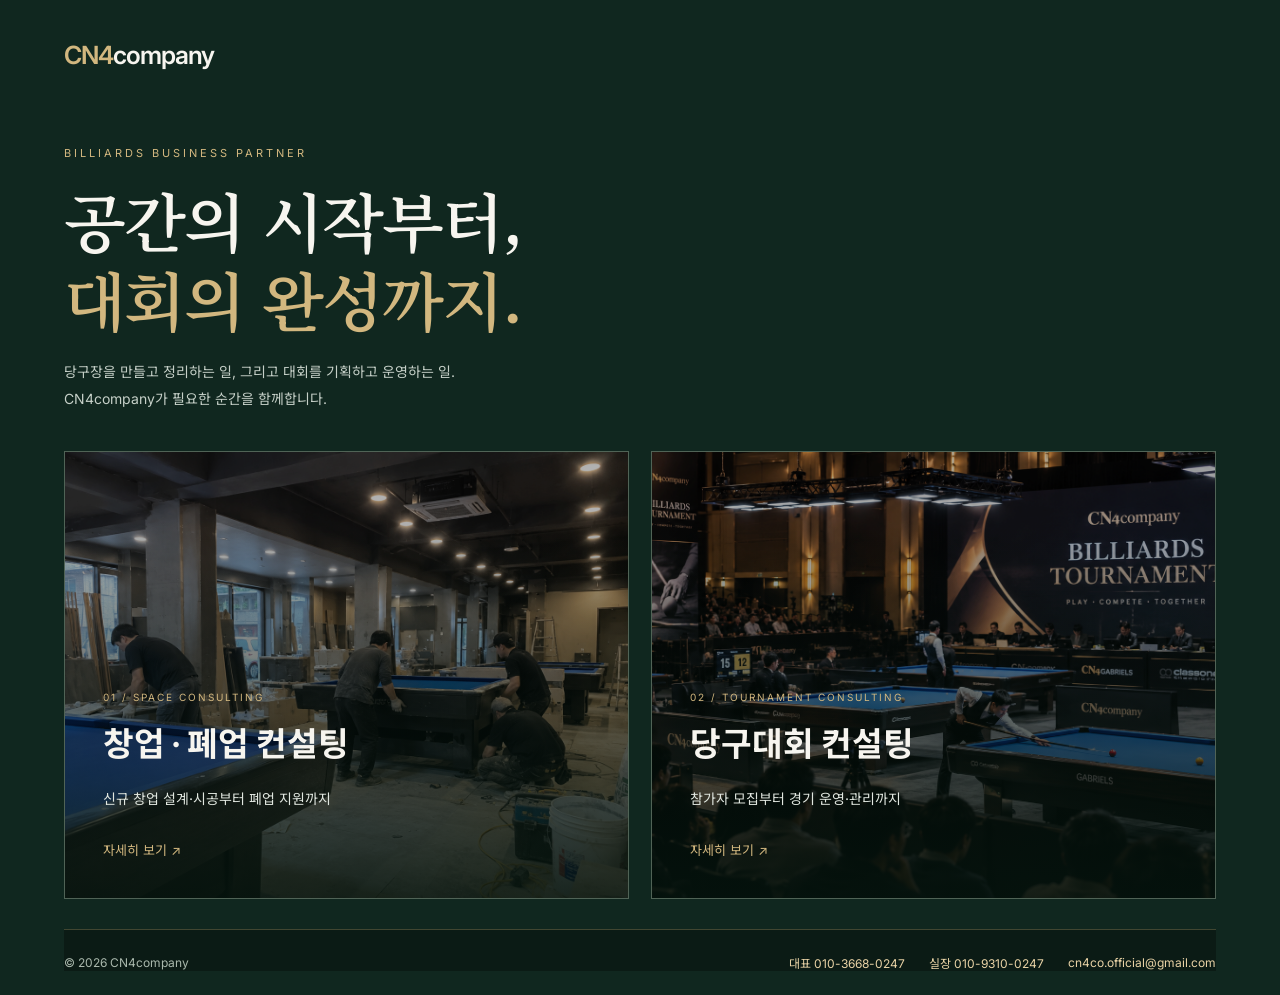
<file: index.html>
<!DOCTYPE html>
<html lang="ko">

<head>
    <!-- 기본 설정 -->
    <meta charset="utf-8" />
    <meta name="viewport" content="width=device-width, initial-scale=1" />
    <meta name="theme-color" content="#10271f" />

    <!-- 검색엔진 정보 -->
    <title>CN4company | 당구 공간과 대회 운영의 새로운 기준</title>
    <meta
        name="description"
        content="CN4company: 신규 창업 설계·시공부터 폐업 정리, 당구대회 참가자 모집·기획·운영까지. CN4company가 함께합니다."
    />

    <!-- 네이버 사이트 인증 -->
    <meta
        name="naver-site-verification"
        content="79d1dc871df807eaf9da4f68a3aed880442866fa"
    />

    <!-- SNS 공유 정보 -->
    <meta property="og:type" content="website" />
    <meta
        property="og:title"
        content="CN4company | 당구장 창업·폐업 및 대회 컨설팅"
    />
    <meta property="og:url" content="https://cn4company.com/" />

    <!-- 디자인 파일 연결 -->
    <link rel="stylesheet" href="style.css" />
    <link rel="stylesheet" href="expansion.css" />
</head>

<body class="intro-body">

    <main class="intro-shell">

        <!-- ======================================
             1. 회사 로고
        ======================================= -->
        <div class="intro-brand">
            <span>CN4</span>company
        </div>


        <!-- ======================================
             2. 메인 소개 영역
        ======================================= -->

        <!-- 영문 소제목 -->
        <p class="intro-kicker">
            BILLIARDS BUSINESS PARTNER
        </p>

        <!-- 메인 큰 제목 -->
        <h1>
            공간의 시작부터,<br />
            <em>대회의 완성까지.</em>
        </h1>

        <!-- 메인 설명 -->
        <p class="intro-desc">
            당구장을 만들고 정리하는 일,
            그리고 대회를 기획하고 운영하는 일.<br />
            CN4company가 필요한 순간을 함께합니다.
        </p>


        <!-- ======================================
             3. 서비스 선택 영역
        ======================================= -->
        <div class="choice-grid">

            <!-- 3-1. 당구장 창업·폐업 컨설팅 -->
            <a class="choice-card" href="startup.html">

                <!-- 카드 배경 이미지 -->
                <img
                    src="images/startup_construction.png"
                    alt="당구장 창업 및 시공 사례"
                />

                <div class="choice-overlay">

                    <!-- 영문 카테고리 -->
                    <small>
                        01 / SPACE CONSULTING
                    </small>

                    <!-- 서비스 큰 제목 -->
                    <h2>
                        창업 · 폐업 컨설팅
                    </h2>

                    <!-- 서비스 설명 -->
                    <p>
                        신규 창업 설계·시공부터 폐업 지원까지
                    </p>

                    <!-- 이동 안내 -->
                    <span>
                        자세히 보기 ↗
                    </span>

                </div>
            </a>


            <!-- 3-2. 당구대회 컨설팅 -->
            <a class="choice-card" href="tournament.html">

                <!-- 카드 배경 이미지 -->
                <img
                    src="images/tournament_arena_ai.png"
                    alt="당구대회 운영 공간"
                />

                <div class="choice-overlay">

                    <!-- 영문 카테고리 -->
                    <small>
                        02 / TOURNAMENT CONSULTING
                    </small>

                    <!-- 서비스 큰 제목 -->
                    <h2>
                        당구대회 컨설팅
                    </h2>

                    <!-- 서비스 설명 -->
                    <p>
                        참가자 모집부터 경기 운영·관리까지
                    </p>

                    <!-- 이동 안내 -->
                    <span>
                        자세히 보기 ↗
                    </span>

                </div>
            </a>

        </div>


        <!-- ======================================
             4. 하단 연락처 영역
        ======================================= -->
        <footer class="intro-footer">

            <!-- 저작권 -->
            <div class="intro-footer-brand">
                © 2026 CN4company
            </div>

            <!-- 연락처 -->
            <div class="intro-contact-details">

                <!-- 대표 전화 -->
                <a href="tel:01036680247">
                    대표 010-3668-0247
                </a>

                <!-- 실장 전화 -->
                <a href="tel:01093100247">
                    실장 010-9310-0247
                </a>

                <!-- 이메일 -->
                <a href="mailto:cn4co.official@gmail.com">
                    cn4co.official@gmail.com
                </a>

            </div>
        </footer>

    </main>

</body>
</html>
</file>
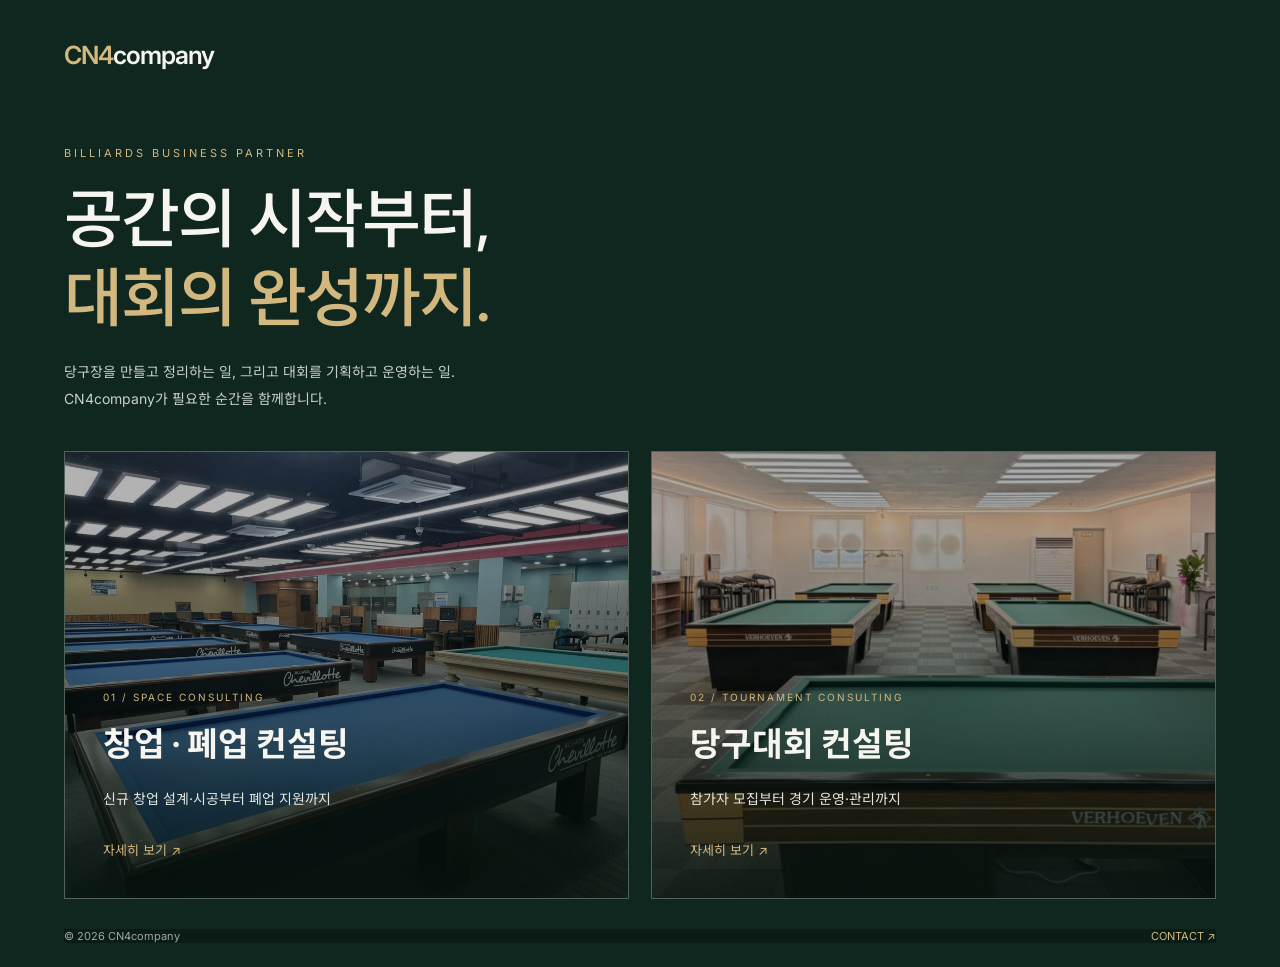
<file: CN4company_renewal_intro_startup_tournament/index.html>
<!doctype html><html lang="ko"><head><meta charset="utf-8"><meta name="viewport" content="width=device-width,initial-scale=1"><meta name="theme-color" content="#10271f"><title>CN4company | 당구 공간과 대회의 새로운 기준</title><meta name="description" content="CN4company: 당구장 창업·폐업 컨설팅과 당구대회 기획·모집·운영 지원."><meta name="naver-site-verification" content="79d1dc871df807eaf9da4f68a3aed880442866fa"><meta property="og:type" content="website"><meta property="og:title" content="CN4company | 당구장 창업·폐업 및 대회 컨설팅"><meta property="og:url" content="https://cn4company.com/"><link rel="stylesheet" href="style.css"><link rel="stylesheet" href="expansion.css"></head><body class="intro-body"><main class="intro-shell"><div class="intro-brand"><span>CN4</span>company</div><p class="intro-kicker">BILLIARDS BUSINESS PARTNER</p><h1>공간의 시작부터,<br><em>대회의 완성까지.</em></h1><p class="intro-desc">당구장을 만들고 정리하는 일, 그리고 대회를 기획하고 운영하는 일.<br>CN4company가 필요한 순간을 함께합니다.</p><div class="choice-grid"><a class="choice-card" href="startup.html"><img src="images/nobel2.jpg" alt="당구장 창업 및 시공 사례"><div class="choice-overlay"><small>01 / SPACE CONSULTING</small><h2>창업 · 폐업 컨설팅</h2><p>신규 창업 설계·시공부터 폐업 지원까지</p><span>자세히 보기 ↗</span></div></a><a class="choice-card" href="tournament.html"><img src="images/apple2.jpg" alt="당구대회 운영 공간"><div class="choice-overlay"><small>02 / TOURNAMENT CONSULTING</small><h2>당구대회 컨설팅</h2><p>참가자 모집부터 경기 운영·관리까지</p><span>자세히 보기 ↗</span></div></a></div><footer class="intro-footer">© 2026 CN4company <a href="mailto:cn4co.official@gmail.com">CONTACT ↗</a></footer></main></body></html>
</file>
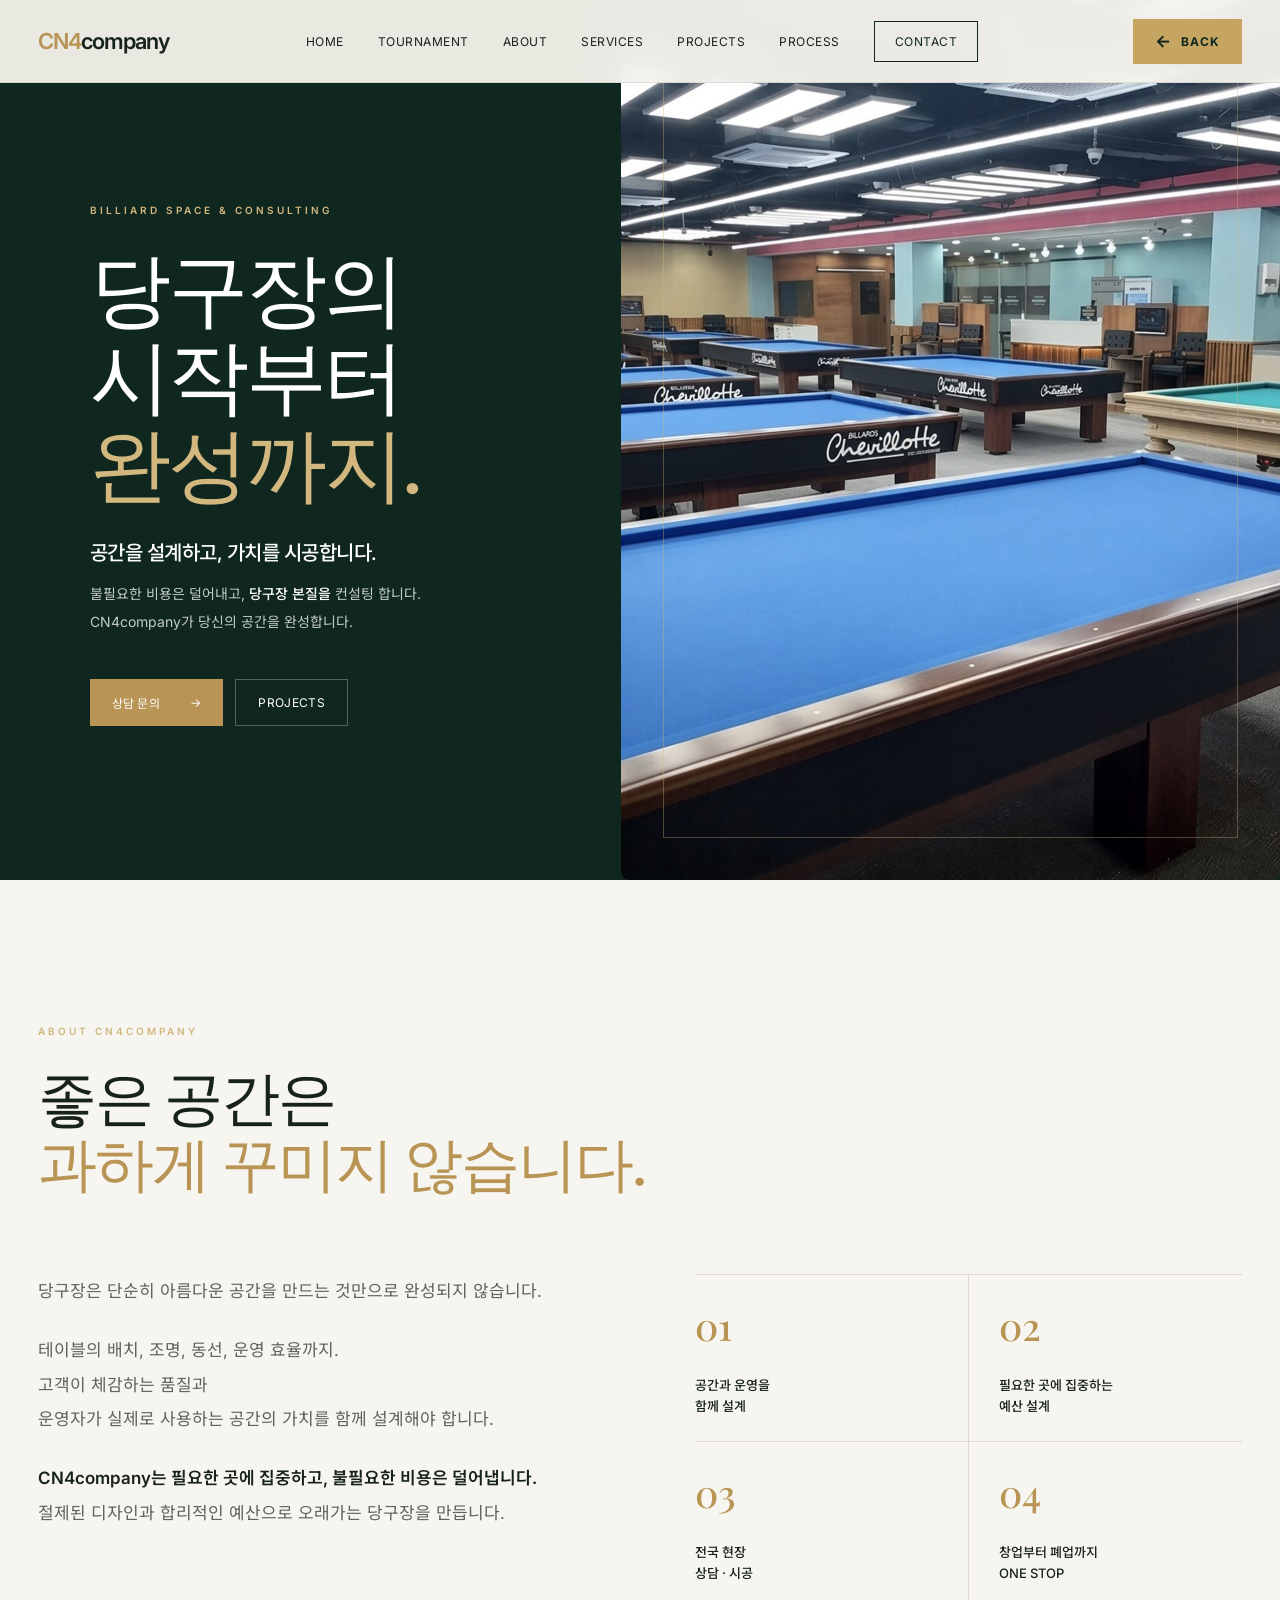
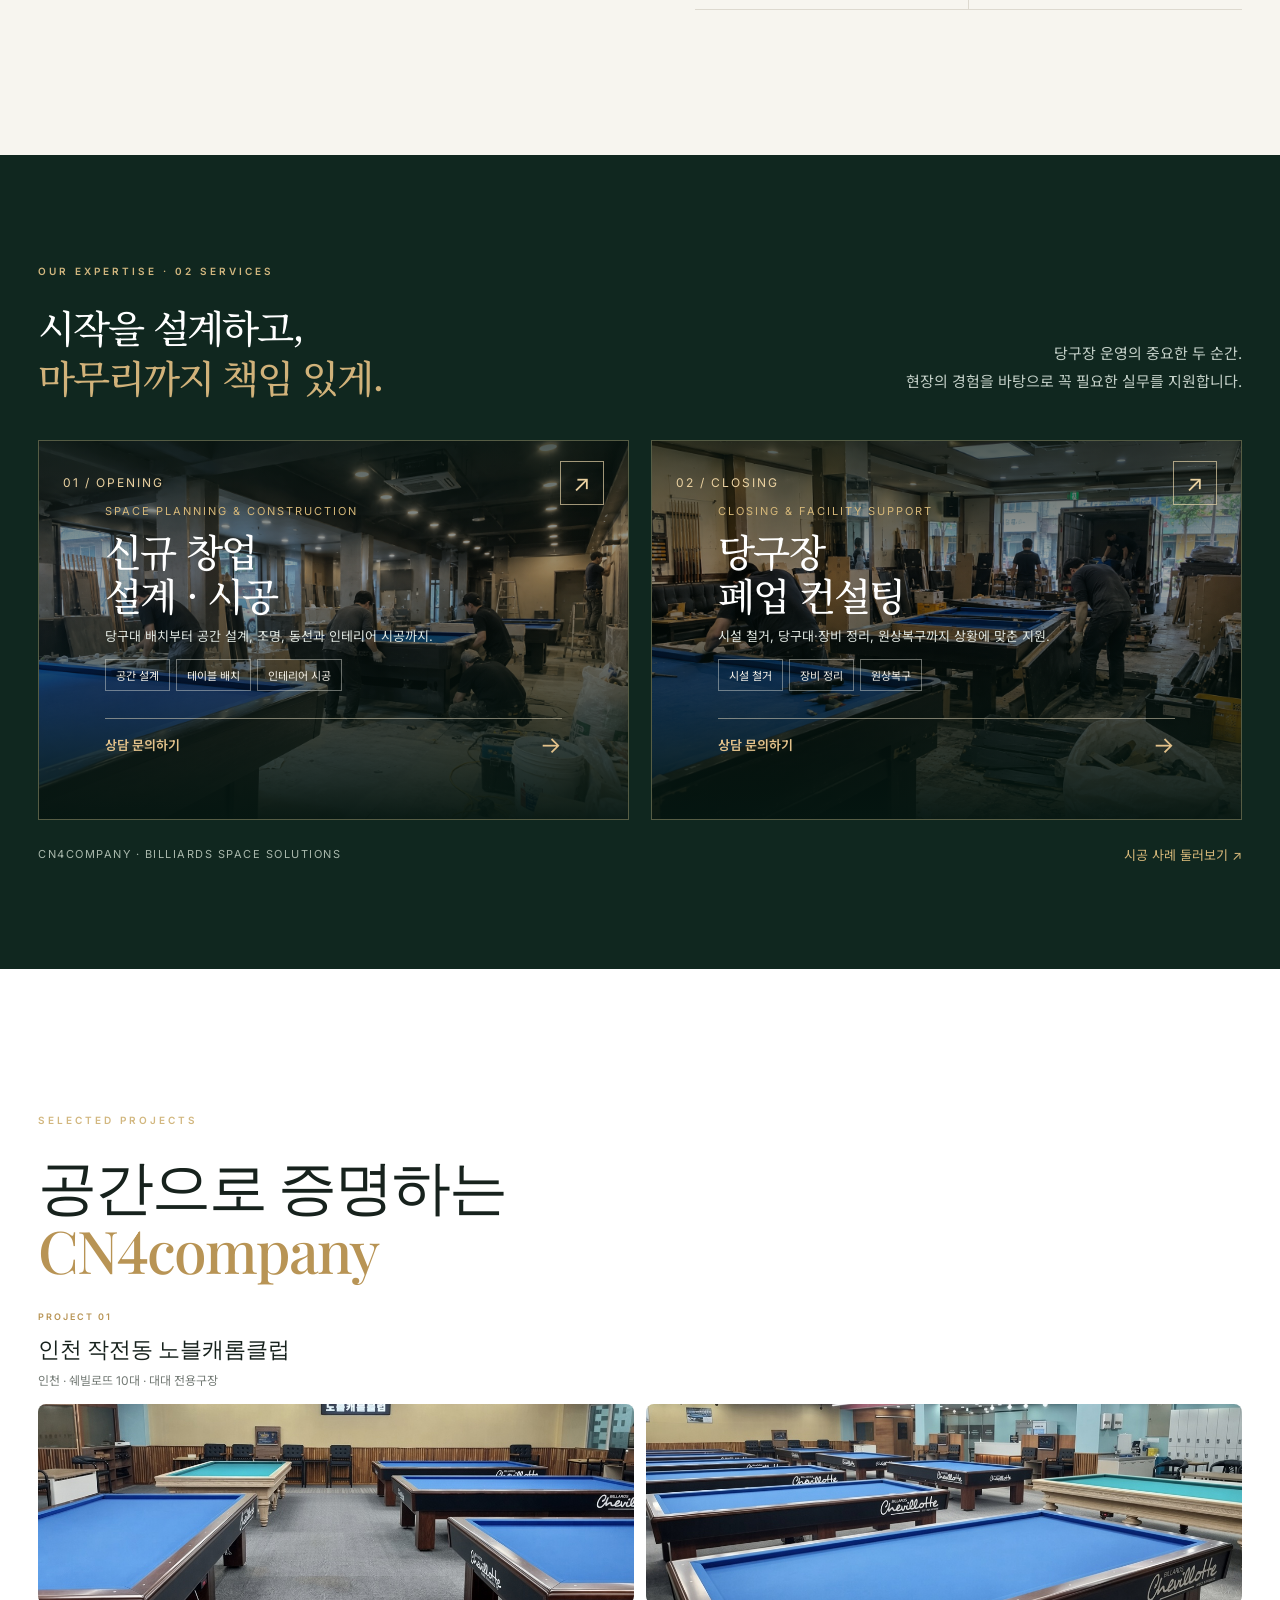
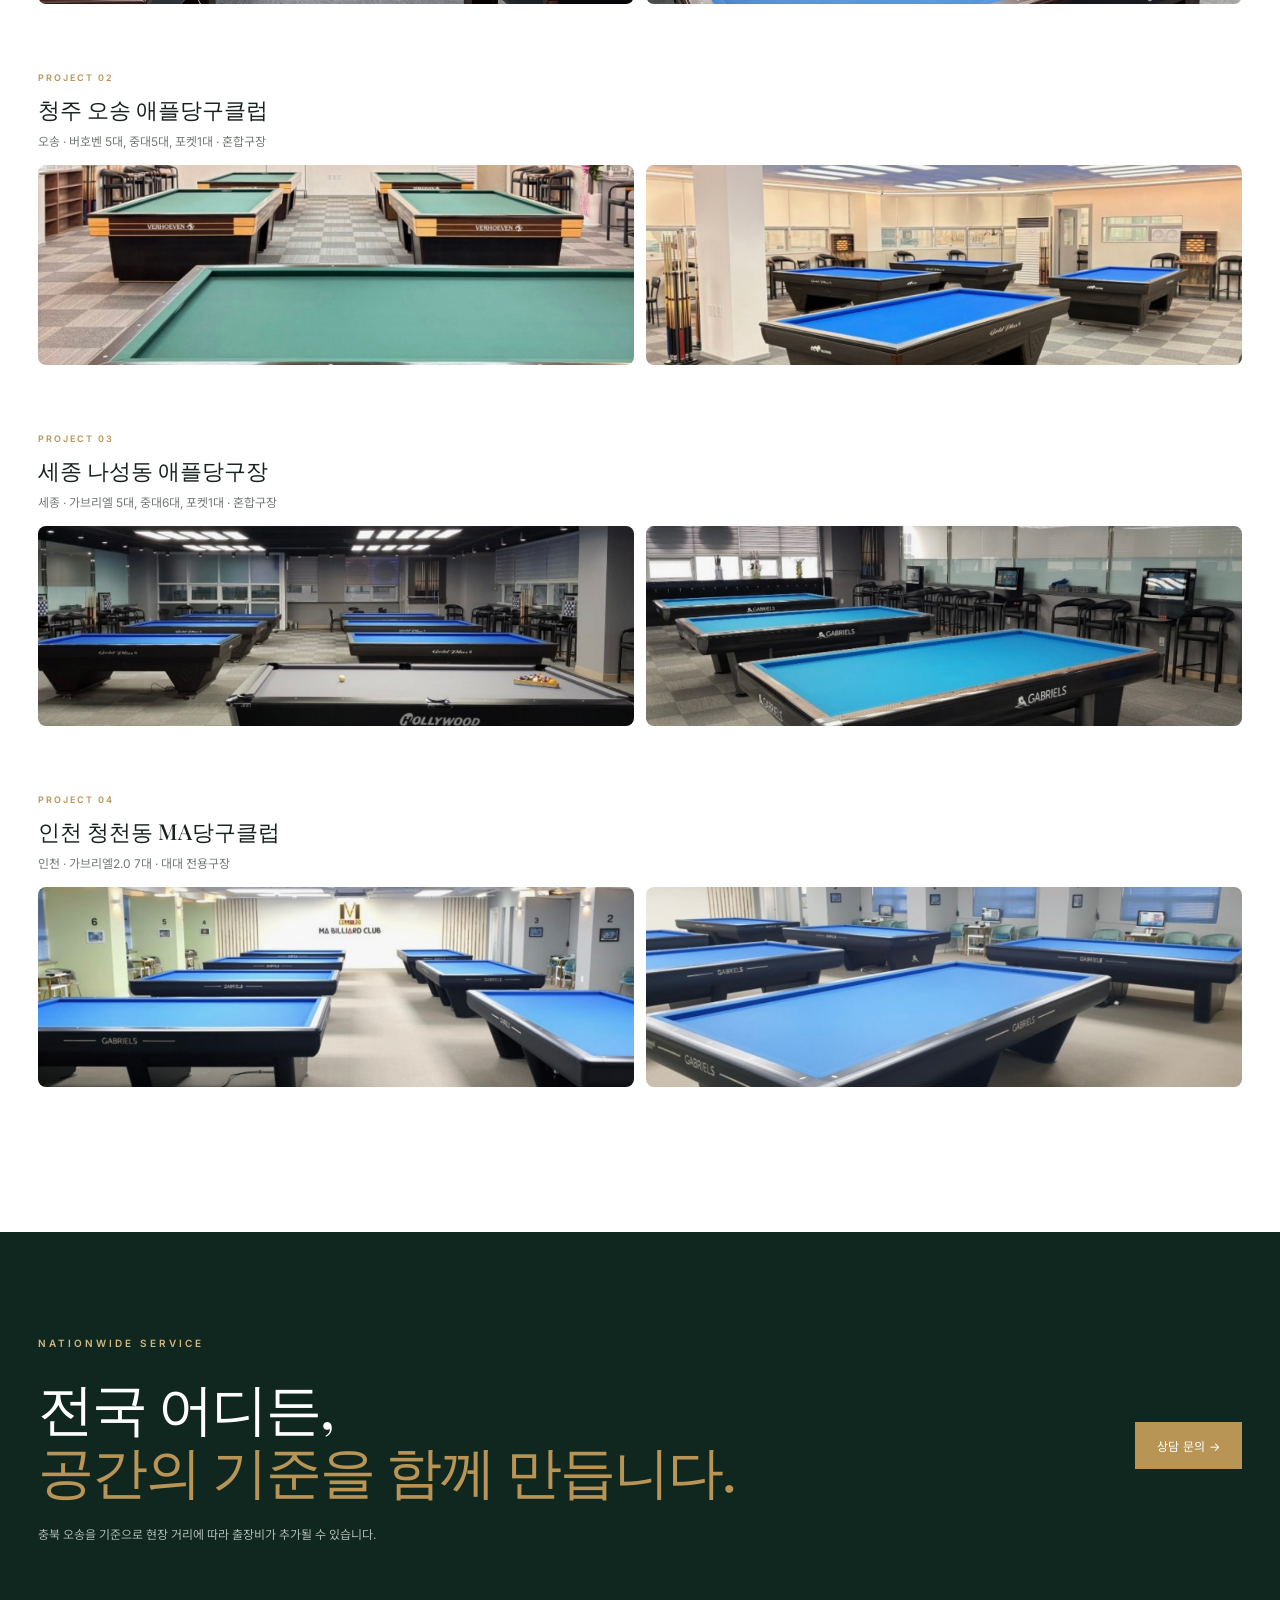
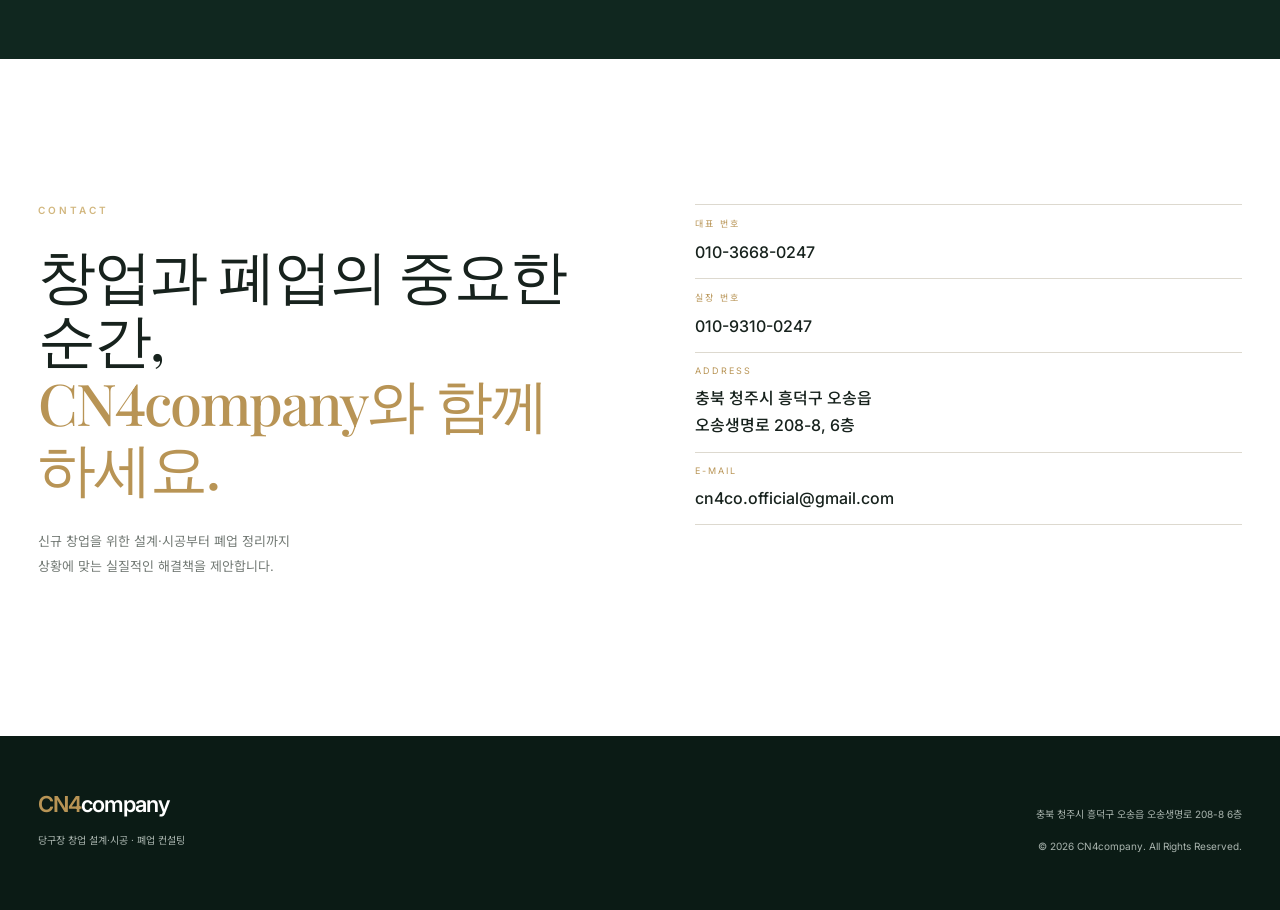
<file: startup.html>
<!DOCTYPE html>

<html lang="ko">
<head>
<meta charset="utf-8"/><meta content="width=device-width, initial-scale=1.0" name="viewport"/><meta content="#10271f" name="theme-color"/><title>CN4company | 당구 공간과 대회 운영의 새로운 기준</title><meta content="신규 창업 설계·시공부터 폐업 정리, 당구대회 참가자 모집·기획·운영까지. CN4company가 함께합니다." name="description"/><meta content="당구장 창업, 당구장 설계, 당구장 시공, 당구장 폐업, 당구장 인테리어, CN4company" name="keywords"/><meta content="website" property="og:type"/><meta content="CN4company | 당구장 창업·폐업 컨설팅" property="og:title"/><meta content="당구장 신규 창업 설계·시공과 폐업 지원 전문 CN4company" property="og:description"/><meta content="https://cn4company.com" property="og:url"/><link href="style.css" rel="stylesheet"/><link href="expansion.css" rel="stylesheet"/><meta content="79d1dc871df807eaf9da4f68a3aed880442866fa" name="naver-site-verification"/>
</head><body>
<header class="header"><div class="nav-wrap"><a class="logo" href="index.html"><span>CN4</span>company</a><nav><a href="index.html">HOME</a><a href="tournament.html">TOURNAMENT</a><a href="#about">ABOUT</a><a href="#services">SERVICES</a><a href="#projects">PROJECTS</a><a href="#process">PROCESS</a><a class="nav-cta" href="#contact">CONTACT</a></nav><button aria-label="메뉴" class="menu-btn">☰</button><a aria-label="인트로 페이지로 돌아가기" class="cn4-back-link" href="index.html"><span class="cn4-back-arrow" aria-hidden="true">←</span><span>BACK</span></a></div></header>
<main>
<section class="hero" id="home"><div class="hero-content"><p class="eyebrow">BILLIARD SPACE &amp; CONSULTING</p><h1>당구장의<br/>시작부터<br/><strong>완성까지.</strong></h1><p class="hero-copy">공간을 설계하고, 가치를 시공합니다.</p><p class="hero-sub">불필요한 비용은 덜어내고, <b>당구장 본질을</b> 컨설팅 합니다.<br/>CN4company가 당신의 공간을 완성합니다.</p><div class="hero-actions"><a class="btn primary" href="#contact">상담 문의 <span>→</span></a><a class="btn ghost" href="#projects">PROJECTS</a></div></div><div class="hero-media"><div class="hero-media"><img alt="메인 대표 이미지" src="images/nobel2.jpg"/></div><small></small></div></section>
<section class="section about reveal-section" id="about"><div class="section-head"><p class="eyebrow">ABOUT CN4COMPANY</p><h2>좋은 공간은<br/><span>과하게 꾸미지 않습니다.</span></h2></div><div class="about-grid reveal-group"><div class="about-main"><p>당구장은 단순히 아름다운 공간을 만드는 것만으로 완성되지 않습니다.</p><p>테이블의 배치, 조명, 동선, 운영 효율까지. <br/>고객이 체감하는 품질과 <br/>운영자가 실제로 사용하는 공간의 가치를 함께 설계해야 합니다.</p><p><strong>CN4company는 필요한 곳에 집중하고, 불필요한 비용은 덜어냅니다.</strong><br/>절제된 디자인과 합리적인 예산으로 오래가는 당구장을 만듭니다.</p></div><div class="stats"><div><strong>01</strong><span>공간과 운영을<br/>함께 설계</span></div><div><strong>02</strong><span>필요한 곳에 집중하는<br/>예산 설계</span></div><div><strong>03</strong><span>전국 현장<br/>상담 · 시공</span></div><div><strong>04</strong><span>창업부터 폐업까지<br/>ONE STOP</span></div></div></div></section>
<section class="section services premium-services reveal-section" id="services">
<div class="premium-services-head"><div><p class="eyebrow">OUR EXPERTISE · 02 SERVICES</p><h2 class="premium-services-title"><span class="title-white">시작을 설계하고,</span><span class="title-gold">마무리까지 책임 있게.</span></h2></div><p class="premium-services-lead">당구장 운영의 중요한 두 순간.<br/>현장의 경험을 바탕으로 꼭 필요한 실무를 지원합니다.</p></div>
<div class="premium-service-grid">
<a aria-label="신규 창업 설계 시공 상담 문의" class="premium-service-card" href="#contact">
<img alt="당구장 신규 창업 설계·시공 현장 이미지 (AI 생성)" loading="lazy" src="images/startup_construction.png"/>
<div class="premium-service-shade"></div>
<div class="premium-service-top"><span>01 / OPENING</span><span class="premium-service-icon">↗</span></div>
<div class="premium-service-bottom"><span class="premium-service-label">SPACE PLANNING &amp; CONSTRUCTION</span><h3>신규 창업<br/>설계 · 시공</h3><p>당구대 배치부터 공간 설계, 조명, 동선과 인테리어 시공까지.</p><div class="premium-service-tags"><span>공간 설계</span><span>테이블 배치</span><span>인테리어 시공</span></div><span class="premium-service-link">상담 문의하기 <b>→</b></span></div>
</a>
<a aria-label="당구장 폐업 컨설팅 상담 문의" class="premium-service-card" href="#contact">
<img alt="당구장 폐업 철거 및 당구대 해체 현장 이미지 (AI 생성)" loading="lazy" src="images/closing_dismantling.png"/>
<div class="premium-service-shade"></div>
<div class="premium-service-top"><span>02 / CLOSING</span><span class="premium-service-icon">↗</span></div>
<div class="premium-service-bottom"><span class="premium-service-label">CLOSING &amp; FACILITY SUPPORT</span><h3>당구장<br/>폐업 컨설팅</h3><p>시설 철거, 당구대·장비 정리, 원상복구까지 상황에 맞춘 지원.</p><div class="premium-service-tags"><span>시설 철거</span><span>장비 정리</span><span>원상복구</span></div><span class="premium-service-link">상담 문의하기 <b>→</b></span></div>
</a>
</div>
<div class="premium-services-foot"><span>CN4COMPANY · BILLIARDS SPACE SOLUTIONS</span><a href="#projects">시공 사례 둘러보기 ↗</a></div>
</section>
<section class="section projects reveal-section" id="projects"><div class="section-head row"><div><p class="eyebrow">SELECTED PROJECTS</p><h2>공간으로 증명하는<br><span>CN<span class="brand-num">4</span>company</span></br></h2></div><p class="section-note"></p></div><div class="project-list reveal-group"><article class="project-card reveal-item"><div class="project-info"><span>PROJECT 01</span><h3>인천 작전동 노블캐롬클럽</h3><p>인천 · 쉐빌로뜨 10대 · 대대 전용구장</p></div><div class="project-gallery"><img alt="인천 작전동 노블캐롬클럽 사진 1" class="project-thumb" src="images/nobel.jpg"><img alt="인천 작전동 노블캐롬클럽 사진 2" class="project-thumb" src="images/nobel2.jpg"/></img></div></article><article class="project-card reveal-item"><div class="project-info"><span>PROJECT 02</span><h3>청주 오송 애플당구클럽</h3><p>오송 · 버호벤 5대, 중대5대, 포켓1대 · 혼합구장</p></div><div class="project-gallery"><img alt="청주 오송 애플당구클럽 사진 1" class="project-thumb" src="images/apple2.jpg"/><img alt="청주 오송 애플당구클럽 사진 2" class="project-thumb" src="images/apple1.jpg"/></div></article><article class="project-card reveal-item"><div class="project-info"><span>PROJECT 03</span><h3>세종 나성동 애플당구장</h3><p>세종 · 가브리엘 5대, 중대6대, 포켓1대 · 혼합구장</p></div><div class="project-gallery"><img alt="세종 나성동 애플당구장 사진 1" class="project-thumb" src="images/apple4.jpg"/><img alt="세종 나성동 애플당구장 사진 2" class="project-thumb" src="images/apple3.jpg"/></div></article><article class="project-card reveal-item"><div class="project-info"><span>PROJECT 04</span><h3>인천 청천동 MA당구클럽</h3><p>인천 · 가브리엘2.0 7대 · 대대 전용구장</p></div><div class="project-gallery"><img alt="인천 청천동 MA당구클럽 사진 1" class="project-thumb" src="images/ma1.jpg"/><img alt="인천 청천동 MA당구클럽 사진 2" class="project-thumb" src="images/ma2.jpg"/></div></article></div></section><section class="banner reveal-section"><div><p class="eyebrow">NATIONWIDE SERVICE</p><h2>전국 어디든,<br><span>공간의 기준을 함께 만듭니다.</span></br></h2><p>충북 오송을 기준으로 현장 거리에 따라 출장비가 추가될 수 있습니다.</p></div><a class="btn primary" href="#contact">상담 문의 →</a></section><section class="section contact reveal-section" id="contact"><div class="contact-copy"><p class="eyebrow">CONTACT</p><h2>창업과 폐업의 중요한 순간,<br><span>CN4company와 함께하세요.</span></br></h2><p>신규 창업을 위한 설계·시공부터 폐업 정리까지<br>상황에 맞는 실질적인 해결책을 제안합니다.</br></p></div><div class="contact-box"><a class="contact-item" href="tel:01036680247"><small>대표 번호</small><strong>010-3668-0247</strong></a><a class="contact-item" href="tel:01093100247"><small>실장 번호</small><strong>010-9310-0247</strong></a><div class="contact-item" onclick="copyToClipboard('충북 청주시 흥덕구 오송읍 오송생명로 208-8, 6층', '주소가 복사되었습니다.')"><small>ADDRESS</small><strong>충북 청주시 흥덕구 오송읍<br/>오송생명로 208-8, 6층</strong></div><div class="contact-item" onclick="copyToClipboard('cn4co.official@gmail.com', '이메일 주소가 복사되었습니다.')"><small>E-MAIL</small><strong>cn4co.official@gmail.com</strong></div></div><div class="copy-toast" id="copy-toast"></div></section></main>
<footer><div class="footer-inner"><div><a class="logo" href="index.html"><span>CN4</span>company</a><p>당구장 창업 설계·시공 · 폐업 컨설팅</p></div><div class="footer-right"><p>충북 청주시 흥덕구 오송읍 오송생명로 208-8 6층</p><p>© 2026 CN4company. All Rights Reserved.</p></div></div></footer>
<script src="script.js"></script>
</body>
</html>
</file>
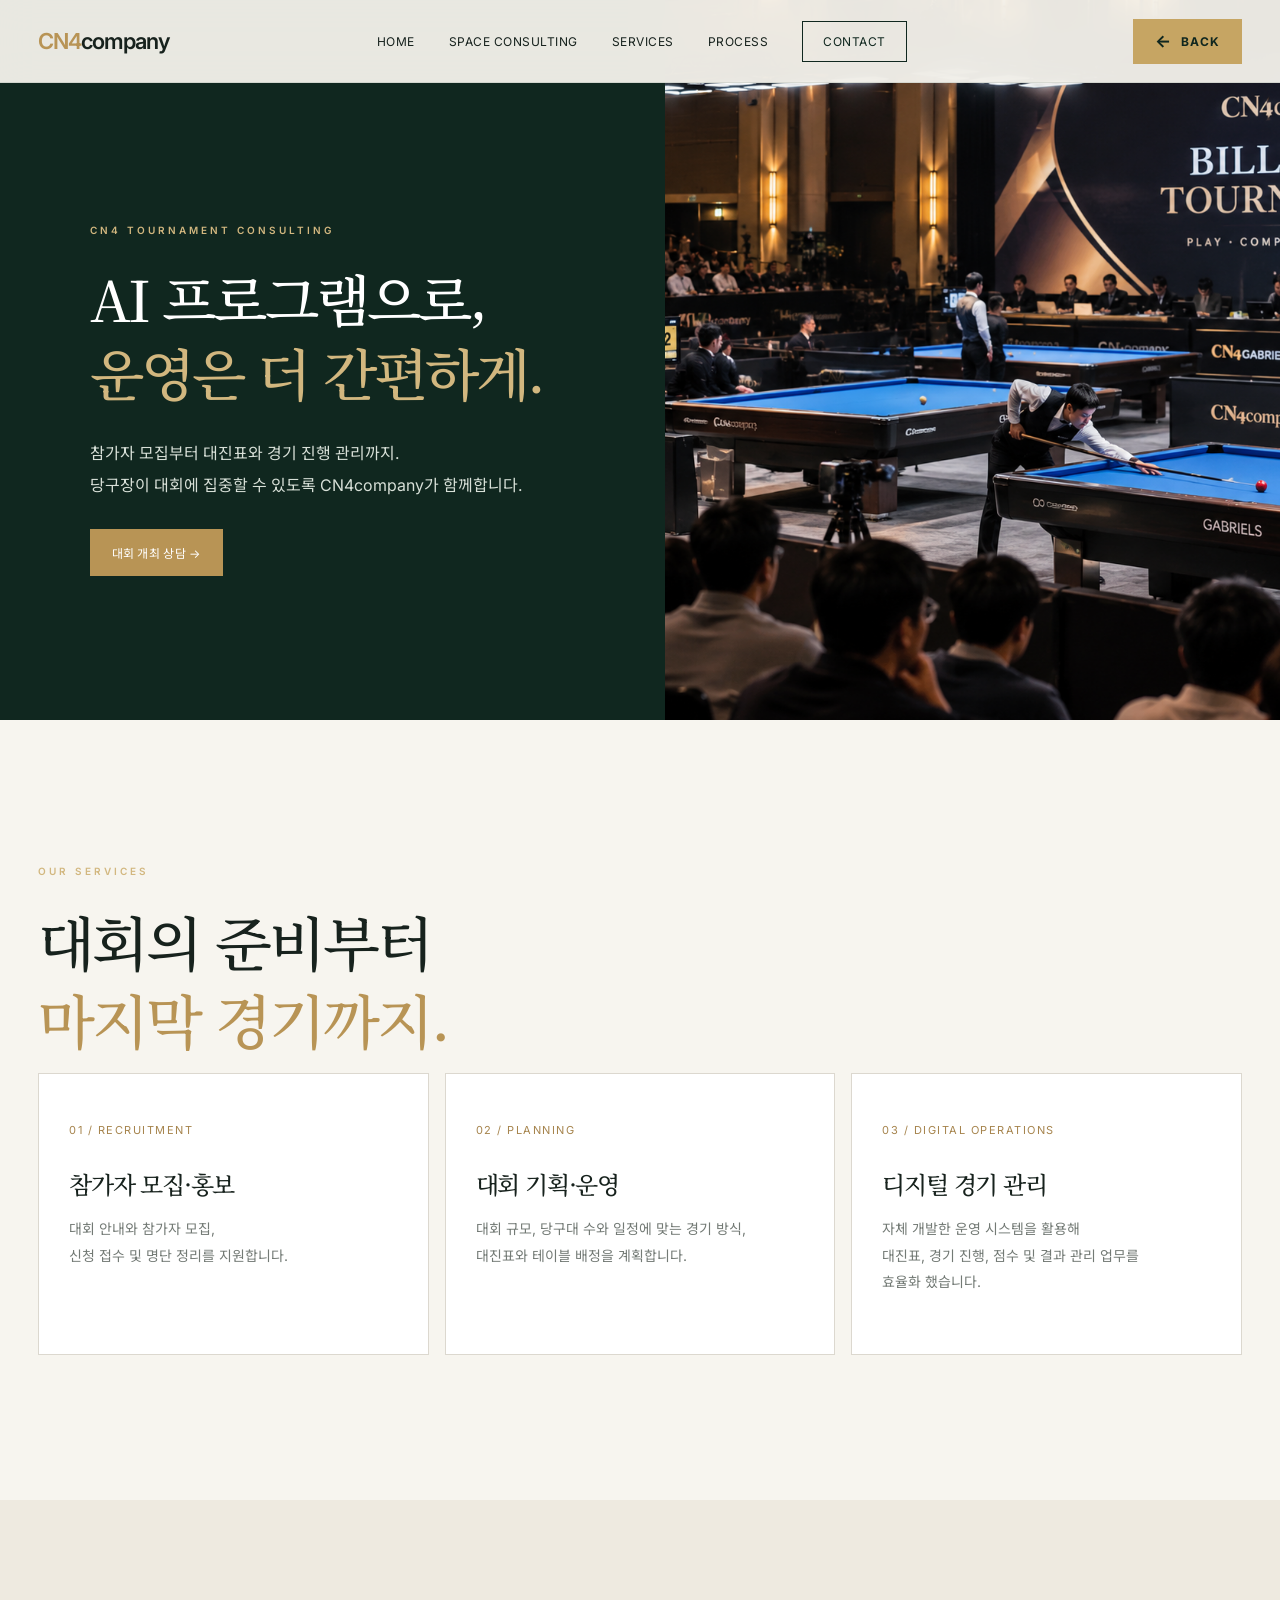
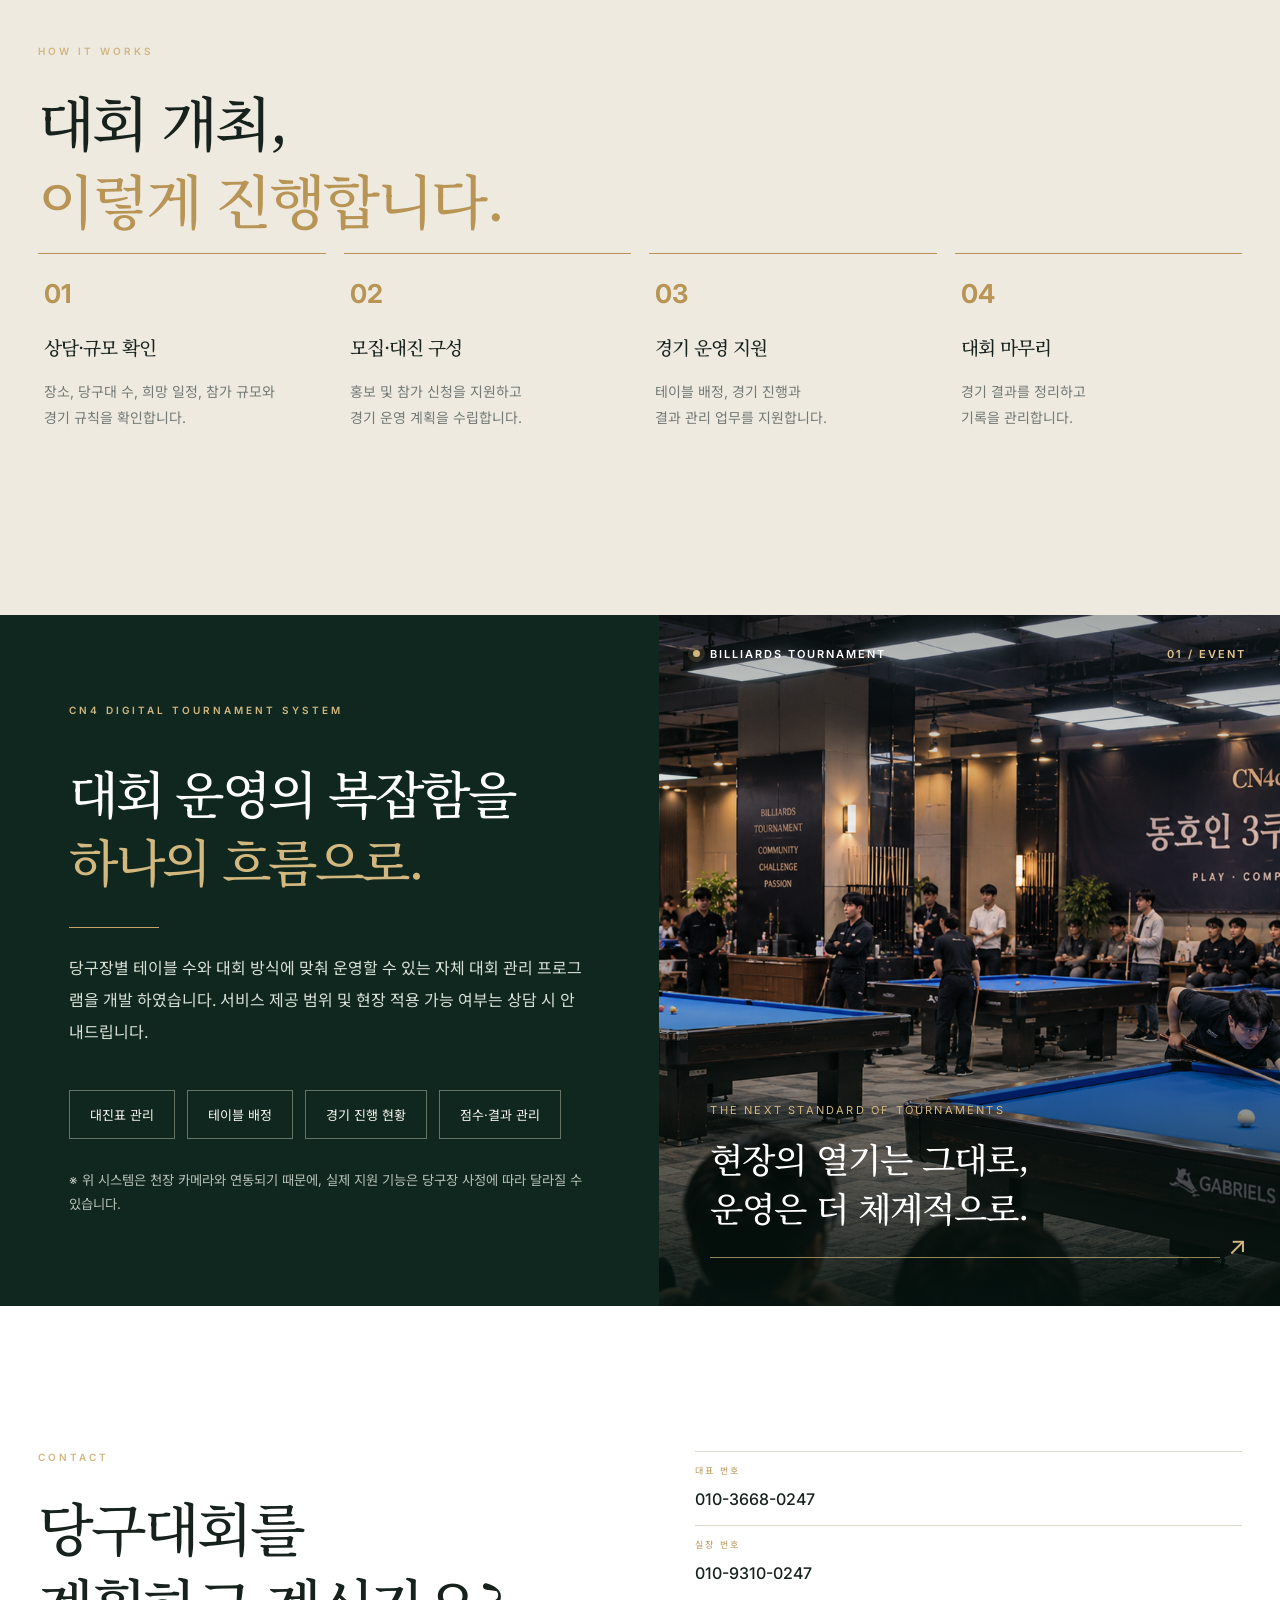
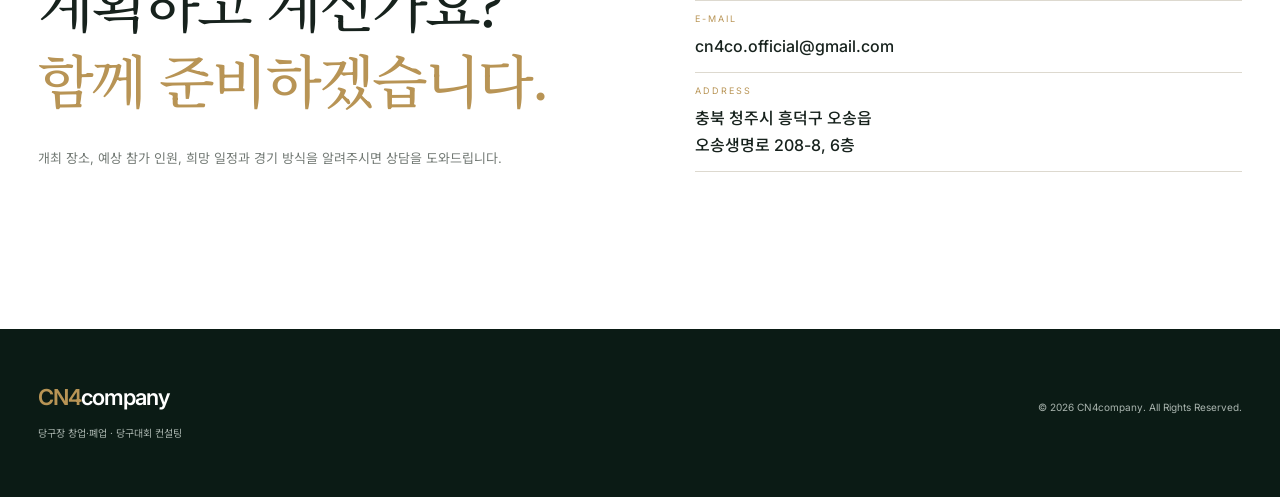
<file: tournament.html>
<!DOCTYPE html>
<html lang="ko">

<head>
    <!-- 기본 설정 -->
    <meta charset="utf-8" />
    <meta name="viewport" content="width=device-width, initial-scale=1" />
    <meta name="theme-color" content="#10271f" />

    <title>CN4company | 당구 공간과 대회 운영의 새로운 기준</title>

    <meta
        name="description"
        content="신규 창업 설계·시공부터 폐업 정리, 당구대회 참가자 모집·기획·운영까지. CN4company가 함께합니다."
    />

    <!-- 디자인 파일 -->
    <link rel="stylesheet" href="style.css" />
    <link rel="stylesheet" href="expansion.css" />
</head>

<body>

    <!-- =========================================
         1. 상단 메뉴
    ========================================= -->
    <header class="header">
        <div class="nav-wrap">

            <a class="logo" href="index.html">
                <span>CN4</span>company
            </a>

            <nav>
                <a href="index.html">HOME</a>
                <a href="startup.html">SPACE CONSULTING</a>
                <a href="#services">SERVICES</a>
                <a href="#workflow">PROCESS</a>
                <a class="nav-cta" href="#contact">CONTACT</a>
            </nav>

            <button aria-label="메뉴" class="menu-btn">☰</button>

            <a
                aria-label="인트로 페이지로 돌아가기"
                class="cn4-back-link"
                href="index.html"
            >
                <span class="cn4-back-arrow" aria-hidden="true">←</span>
                <span>BACK</span>
            </a>

        </div>
    </header>

    <main>

        <!-- =========================================
             2. 메인 소개
        ========================================= -->
        <section class="tournament-hero">

            <div class="tournament-copy">

                <p class="eyebrow">
                    CN4 TOURNAMENT CONSULTING
                </p>

                <h1>
                    AI 프로그램으로,<br />
                    <strong>운영은 더 간편하게.</strong>
                </h1>

                <p>
                    참가자 모집부터 대진표와 경기 진행 관리까지.<br />
                    당구장이 대회에 집중할 수 있도록 CN4company가 함께합니다.
                </p>

                <a class="btn primary" href="#contact">
                    대회 개최 상담 →
                </a>

            </div>

            <div class="tournament-photo">
                <img
                    src="images/tournament_arena_ai.png"
                    alt="당구대회 개최 현장 AI 생성 이미지"
                />
            </div>

        </section>


        <!-- =========================================
             3. 서비스 소개
        ========================================= -->
        <section class="section reveal-section" id="services">

            <div class="section-head">

                <p class="eyebrow">OUR SERVICES</p>

                <h2>
                    대회의 준비부터<br />
                    <span>마지막 경기까지.</span>
                </h2>

            </div>
<p>
            <div class="t-service-grid reveal-group">

                <!-- 서비스 01 -->
                <a
                    class="t-service reveal-item cn4-service-clickable"
                    href="#contact"
                    aria-label="대회 컨설팅 상담 문의로 이동"
                >
                    <span>01 / RECRUITMENT</span>

                    <h3>참가자 모집·홍보</h3>

                    <p>
                        대회 안내와 참가자 모집,<br />
                        신청 접수 및 명단 정리를 지원합니다.
                    </p>
                </a>

                <!-- 서비스 02 -->
                <a
                    class="t-service reveal-item cn4-service-clickable"
                    href="#contact"
                    aria-label="대회 컨설팅 상담 문의로 이동"
                >
                    <span>02 / PLANNING</span>

                    <h3>대회 기획·운영</h3>

                    <p>
                        대회 규모, 당구대 수와 일정에 맞는 경기 방식,<br />
                        대진표와 테이블 배정을 계획합니다.
                    </p>
                </a>

                <!-- 서비스 03 -->
                <a
                    class="t-service reveal-item cn4-service-clickable"
                    href="#contact"
                    aria-label="대회 컨설팅 상담 문의로 이동"
                >
                    <span>03 / DIGITAL OPERATIONS</span>

                    <h3>디지털 경기 관리</h3>

                    <p>
                        자체 개발한 운영 시스템을 활용해<br />
                        대진표, 경기 진행, 점수 및 결과 관리 업무를<br />
                        효율화 했습니다.
                    </p>
                </a>

            </div>
        </section>


        <!-- =========================================
             4. 대회 진행 과정
        ========================================= -->
        <section
            class="section workflow reveal-section"
            id="workflow"
        >

            <div class="section-head">

                <p class="eyebrow">HOW IT WORKS</p>

                <h2>
                    대회 개최,<br />
                    <span>이렇게 진행합니다.<br></span>
                </h2>

            </div>
<p>
            <div class="workflow-grid">

                <!-- 01 -->
                <div>
                    <b>01</b>
                    <h3>상담·규모 확인</h3>
                    <p>
                        장소, 당구대 수, 희망 일정, 참가 규모와<br />
                        경기 규칙을 확인합니다.
                    </p>
                </div>

                <!-- 02 -->
                <div>
                    <b>02</b>
                    <h3>모집·대진 구성</h3>
                    <p>
                        홍보 및 참가 신청을 지원하고<br />
                        경기 운영 계획을 수립합니다.
                    </p>
                </div>

                <!-- 03 -->
                <div>
                    <b>03</b>
                    <h3>경기 운영 지원</h3>
                    <p>
                        테이블 배정, 경기 진행과<br />
                        결과 관리 업무를 지원합니다.
                    </p>
                </div>

                <!-- 04 -->
                <div>
                    <b>04</b>
                    <h3>대회 마무리</h3>
                    <p>
                        경기 결과를 정리하고<br />
                        기록을 관리합니다.
                    </p>
                </div>

            </div>
        </section>


        <!-- =========================================
             5. 디지털 대회 관리 시스템
        ========================================= -->
        <section
            class="section digital-section cn4-digital-showcase reveal-section"
            id="digital-system"
        >

            <div class="cn4-digital-layout">

                <!-- 왼쪽 설명 -->
                <div class="cn4-digital-content">

                    <p class="eyebrow">
                        CN4 DIGITAL TOURNAMENT SYSTEM
                    </p>

                    <h2>
                        대회 운영의 복잡함을<br />
                        <span>하나의 흐름으로.</span>
                    </h2>

                    <div class="cn4-digital-rule"></div>

                    <p>
                        당구장별 테이블 수와 대회 방식에 맞춰
                        운영할 수 있는 자체 대회 관리 프로그램을
                        개발 하였습니다.
                        서비스 제공 범위 및 현장 적용 가능 여부는
                        상담 시 안내드립니다.
                    </p>

                    <div class="digital-tags">
                        <span>대진표 관리</span>
                        <span>테이블 배정</span>
                        <span>경기 진행 현황</span>
                        <span>점수·결과 관리</span>
                    </div>

                    <small>
                        ※ 위 시스템은 천장 카메라와 연동되기 때문에,
                        실제 지원 기능은 당구장 사정에 따라
                        달라질 수 있습니다.
                    </small>

                </div>

                <!-- 오른쪽 이미지 -->
                <div
                    class="cn4-digital-visual"
                    aria-label="동호인 3쿠션 당구대회 현장 이미지"
                >

                    <div class="cn4-digital-image-frame">
                        <img
                            src="images/tournament_event_ai.png"
                            alt="동호인 3쿠션 당구대회 진행 장면 (AI 생성 이미지)"
                            loading="lazy"
                        />
                    </div>

                    <div class="cn4-digital-image-shade"></div>

                    <div class="cn4-digital-image-top">
                        <span class="cn4-digital-dot"></span>
                        BILLIARDS TOURNAMENT
                        <span>01 / EVENT</span>
                    </div>

                    <div class="cn4-digital-image-caption">

                        <span>
                            THE NEXT STANDARD OF TOURNAMENTS
                        </span>

                        <strong>
                            현장의 열기는 그대로,<br />
                            운영은 더 체계적으로.
                        </strong>

                        <span class="cn4-digital-image-line"></span>

                    </div>

                    <div
                        class="cn4-digital-corner"
                        aria-hidden="true"
                    >
                        ↗
                    </div>

                </div>

            </div>
        </section>


        <!-- =========================================
             6. 연락처
        ========================================= -->
        <section
            class="section contact reveal-section"
            id="contact"
        >

            <div class="contact-copy">

                <p class="eyebrow">CONTACT</p>

                <h2>
                    당구대회를<br />
                    계획하고 계신가요?<br />
                    <span>함께 준비하겠습니다.</span>
                </h2>

                <p>
                    개최 장소, 예상 참가 인원,
                    희망 일정과 경기 방식을 알려주시면
                    상담을 도와드립니다.
                </p>

            </div>

            <div class="contact-box">

                <!-- 대표 번호 -->
                <a
                    class="contact-item"
                    href="tel:01036680247"
                >
                    <small>대표 번호</small>
                    <strong>010-3668-0247</strong>
                </a>

                <!-- 실장 번호 -->
                <a
                    class="contact-item"
                    href="tel:01093100247"
                >
                    <small>실장 번호</small>
                    <strong>010-9310-0247</strong>
                </a>

                <!-- 이메일 복사 -->
                <div
                    class="contact-item"
                    role="button"
                    tabindex="0"
                    style="cursor: pointer;"
                    onclick="copyToClipboard('cn4co.official@gmail.com', '이메일 주소가 복사되었습니다.')"
                    onkeydown="if(event.key === 'Enter' || event.key === ' '){ event.preventDefault(); this.click(); }"
                >
                    <small>E-MAIL</small>
                    <strong>cn4co.official@gmail.com</strong>
                </div>

                <!-- 주소 복사 -->
                <div
                    class="contact-item"
                    role="button"
                    tabindex="0"
                    style="cursor: pointer;"
                    onclick="copyToClipboard('충북 청주시 흥덕구 오송읍 오송생명로 208-8, 6층', '주소가 복사되었습니다.')"
                    onkeydown="if(event.key === 'Enter' || event.key === ' '){ event.preventDefault(); this.click(); }"
                >
                    <small>ADDRESS</small>

                    <strong>
                        충북 청주시 흥덕구 오송읍<br />
                        오송생명로 208-8, 6층
                    </strong>
                </div>

            </div>

            <!-- 복사 완료 알림 -->
            <div
                class="copy-toast"
                id="copy-toast"
                role="status"
                aria-live="polite"
            ></div>

        </section>

    </main>


    <!-- =========================================
         7. 하단 푸터
    ========================================= -->
    <footer>

        <div class="footer-inner">

            <div>
                <a class="logo" href="index.html">
                    <span>CN4</span>company
                </a>

                <p>
                    당구장 창업·폐업 · 당구대회 컨설팅
                </p>
            </div>

            <div class="footer-right">
                <p>
                    © 2026 CN4company. All Rights Reserved.
                </p>
            </div>

        </div>

    </footer>

    <!-- 기존 자바스크립트 -->
    <script src="script.js"></script>

</body>
</html>
</file>
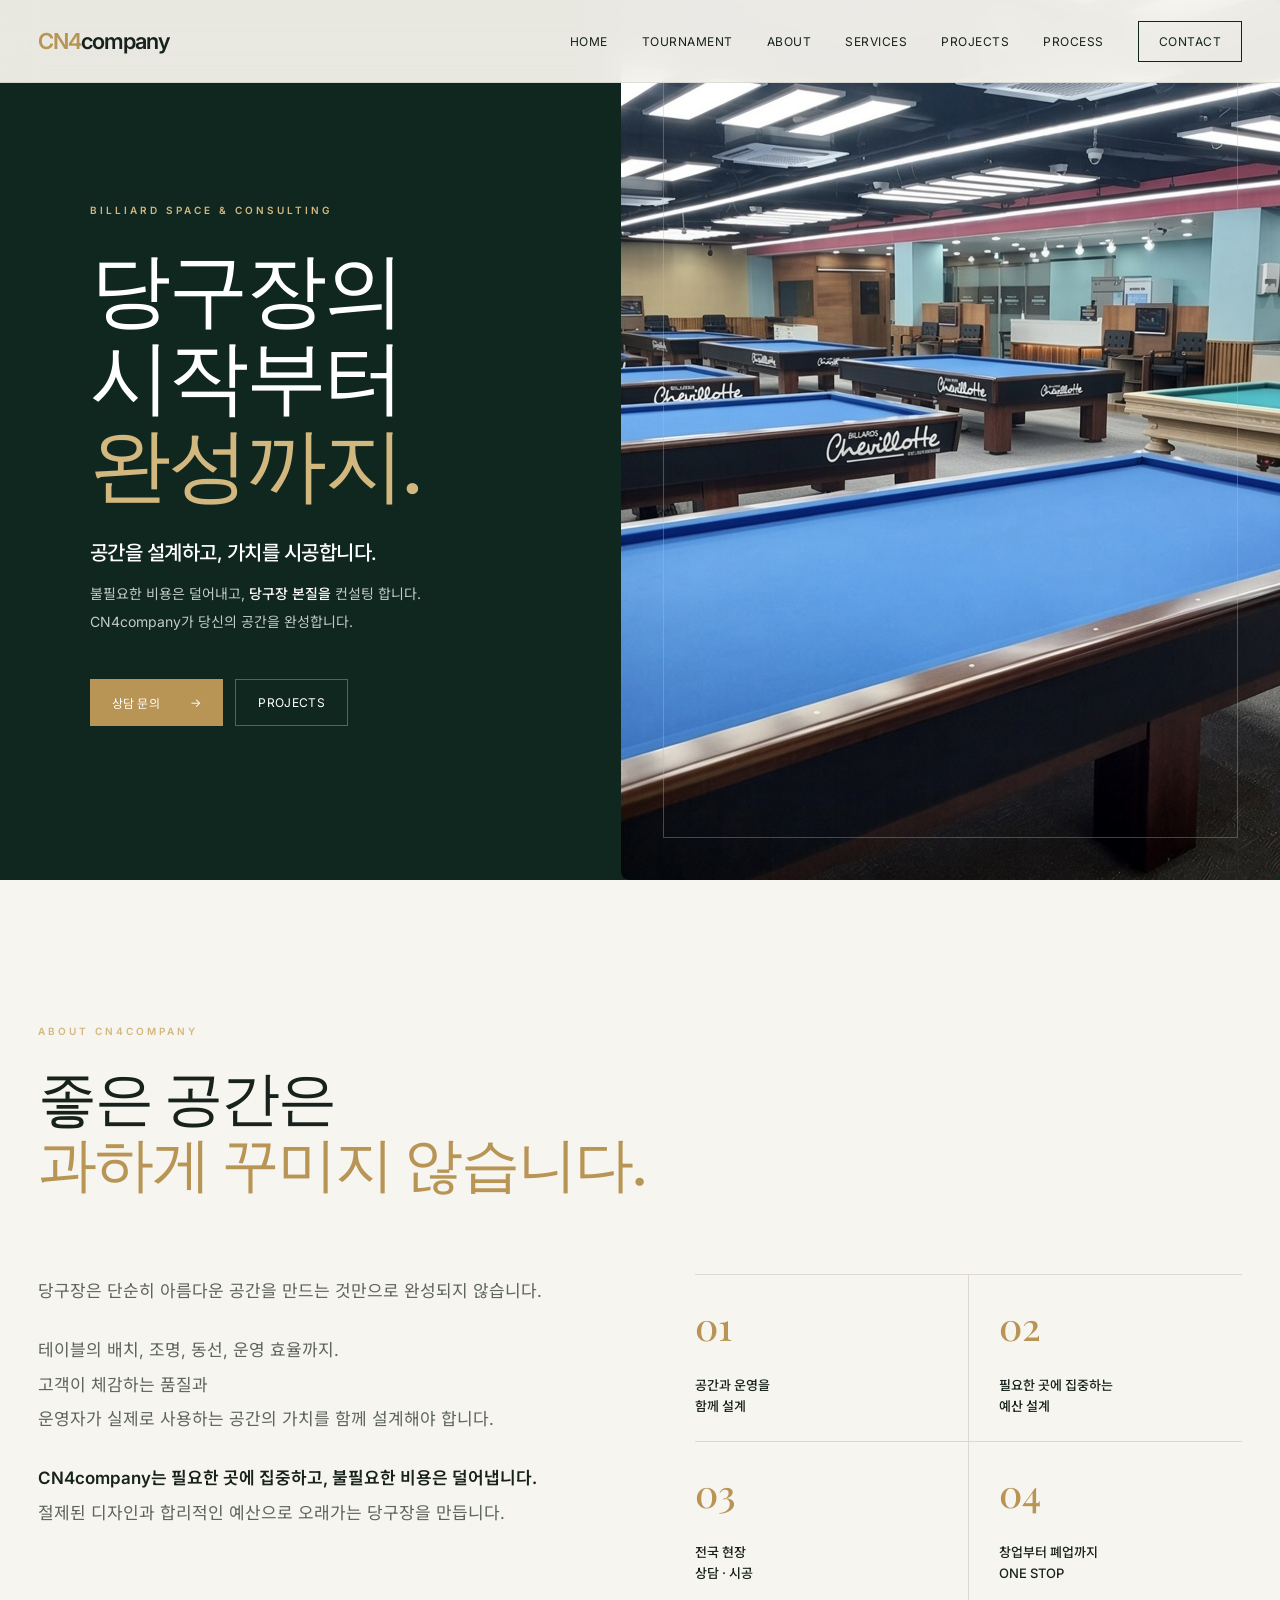
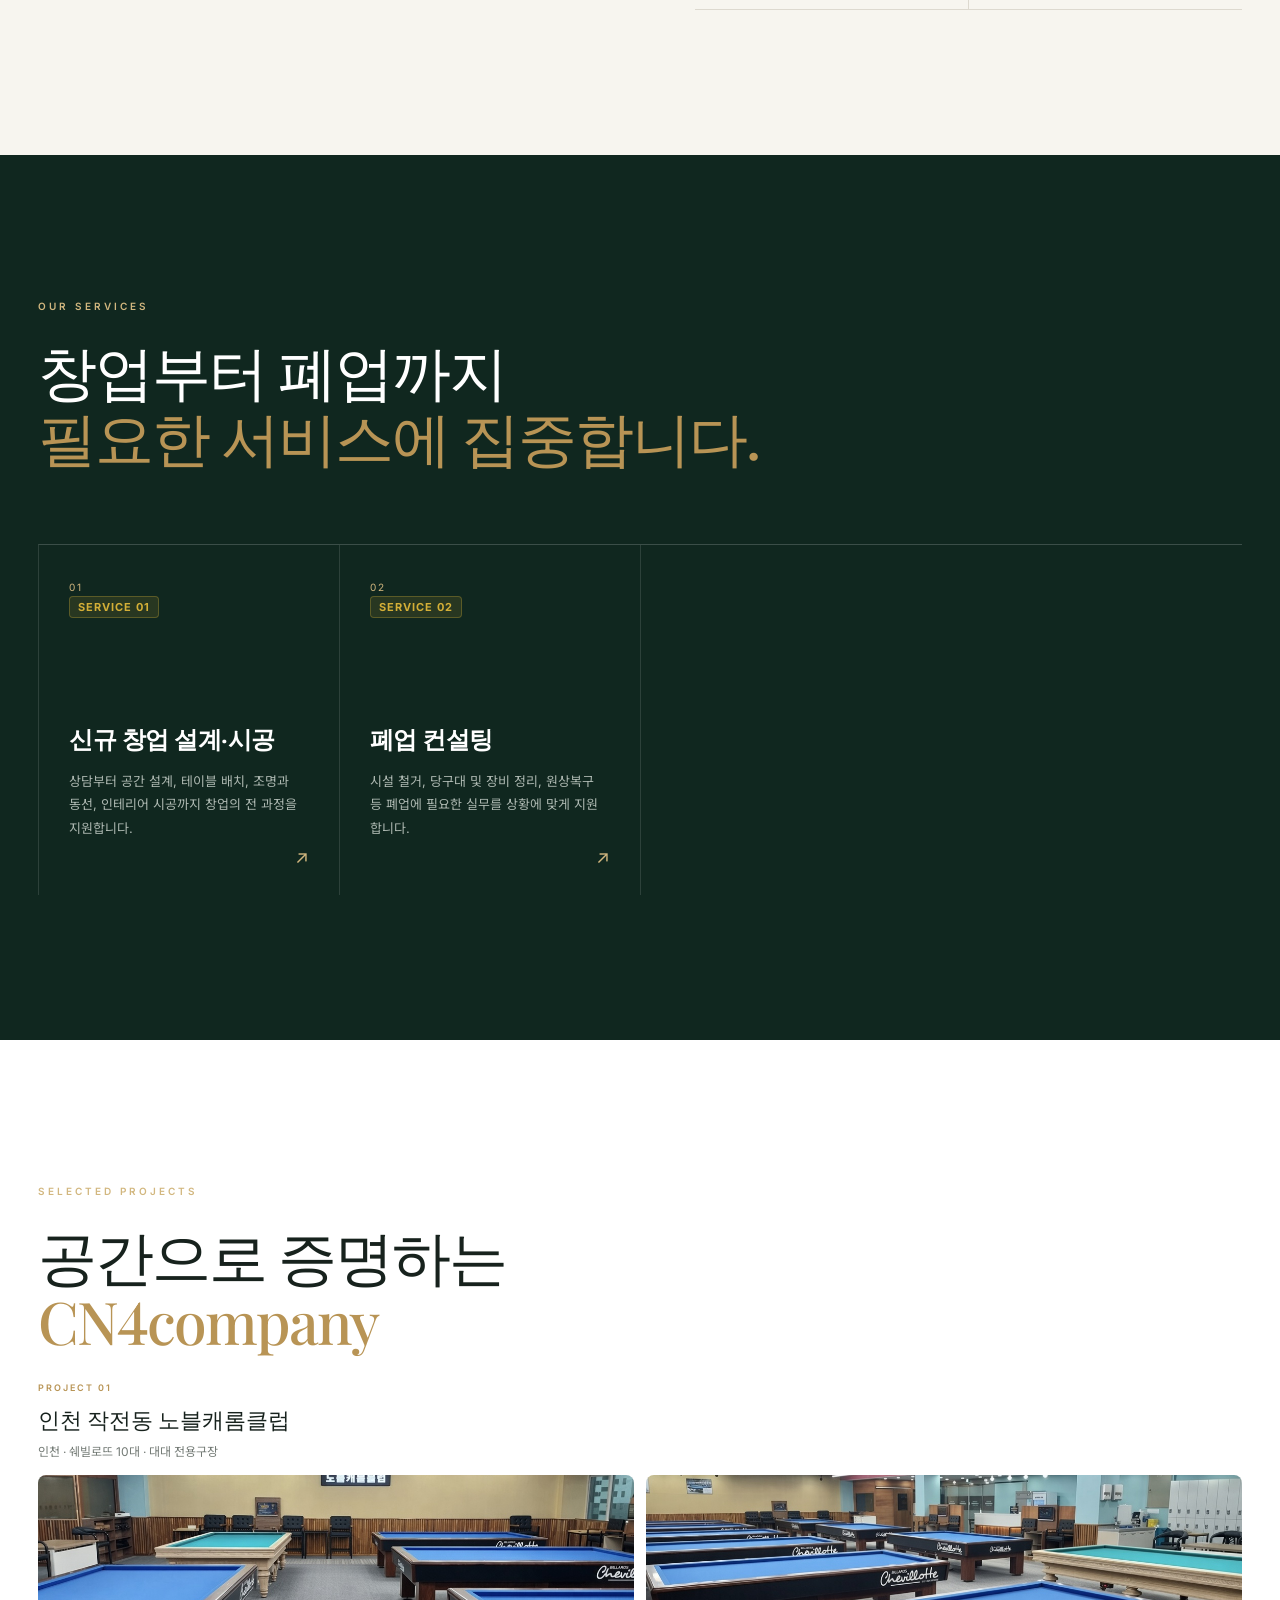
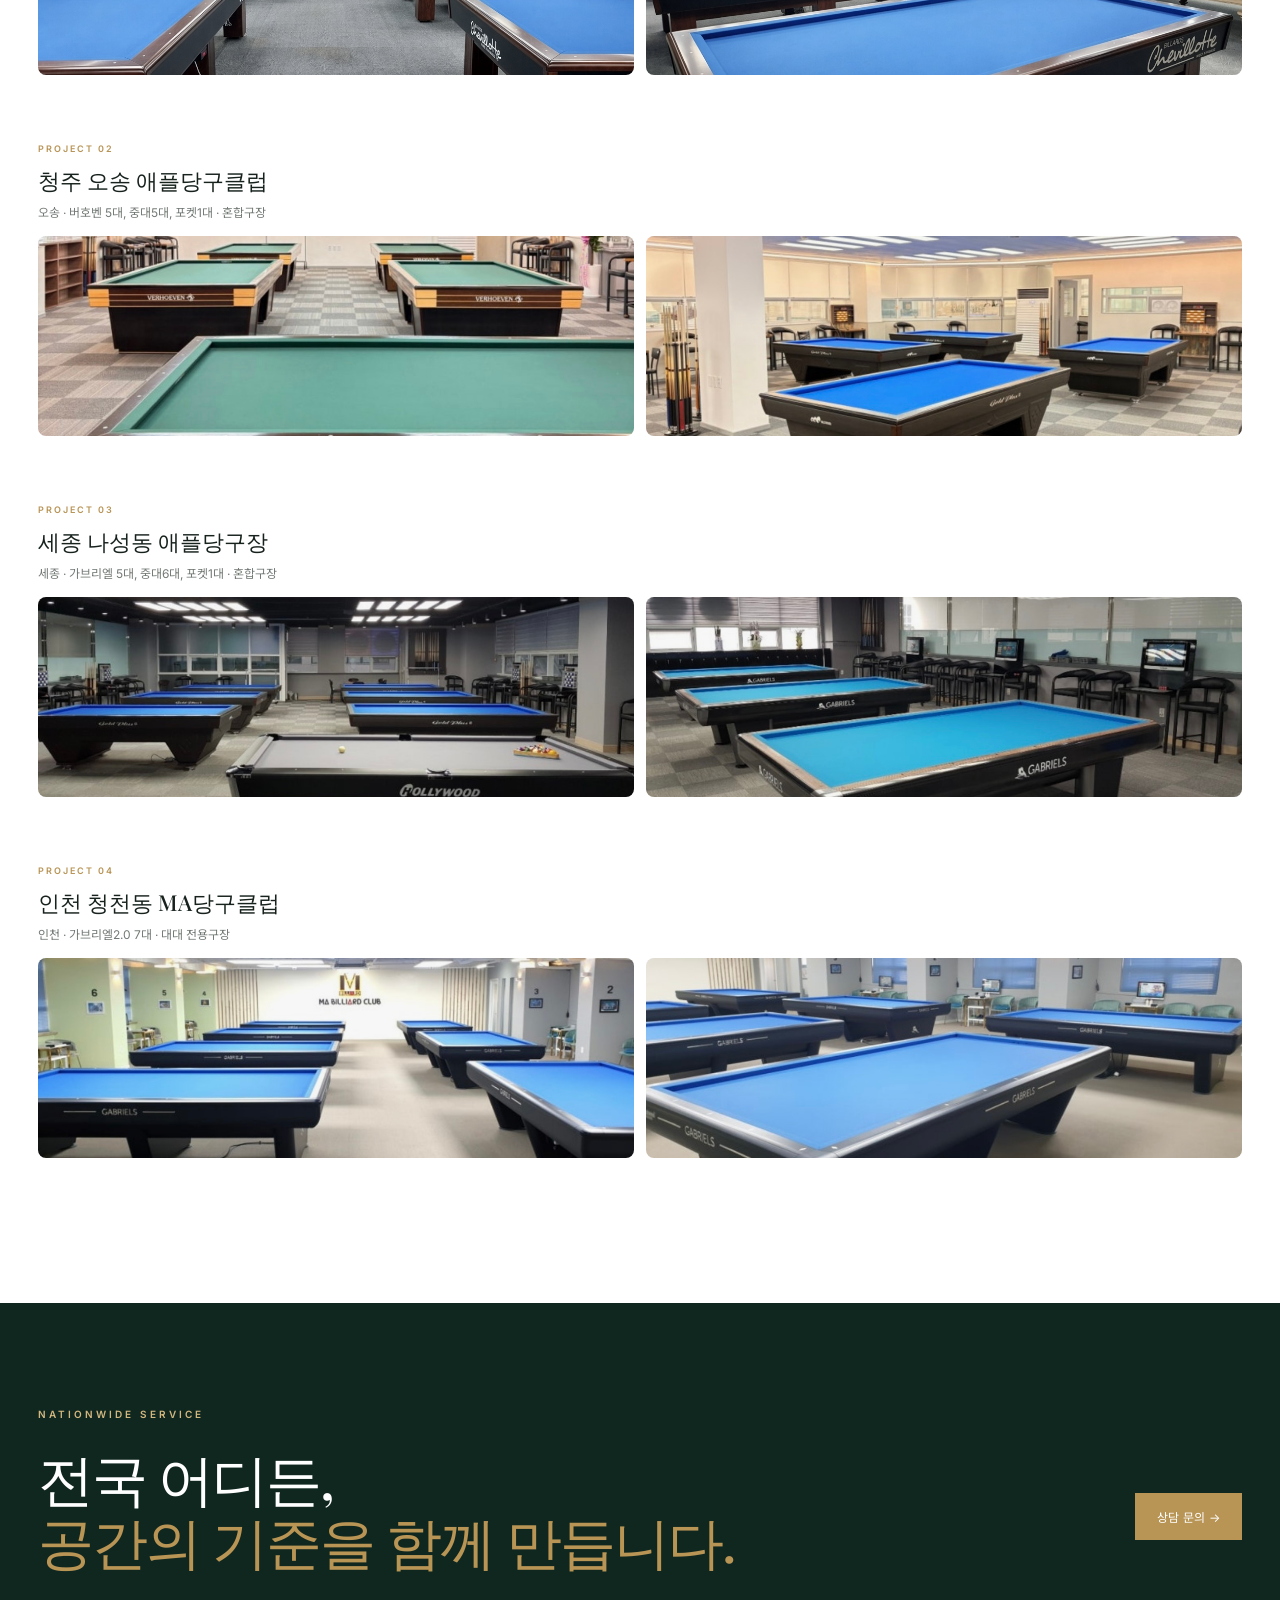
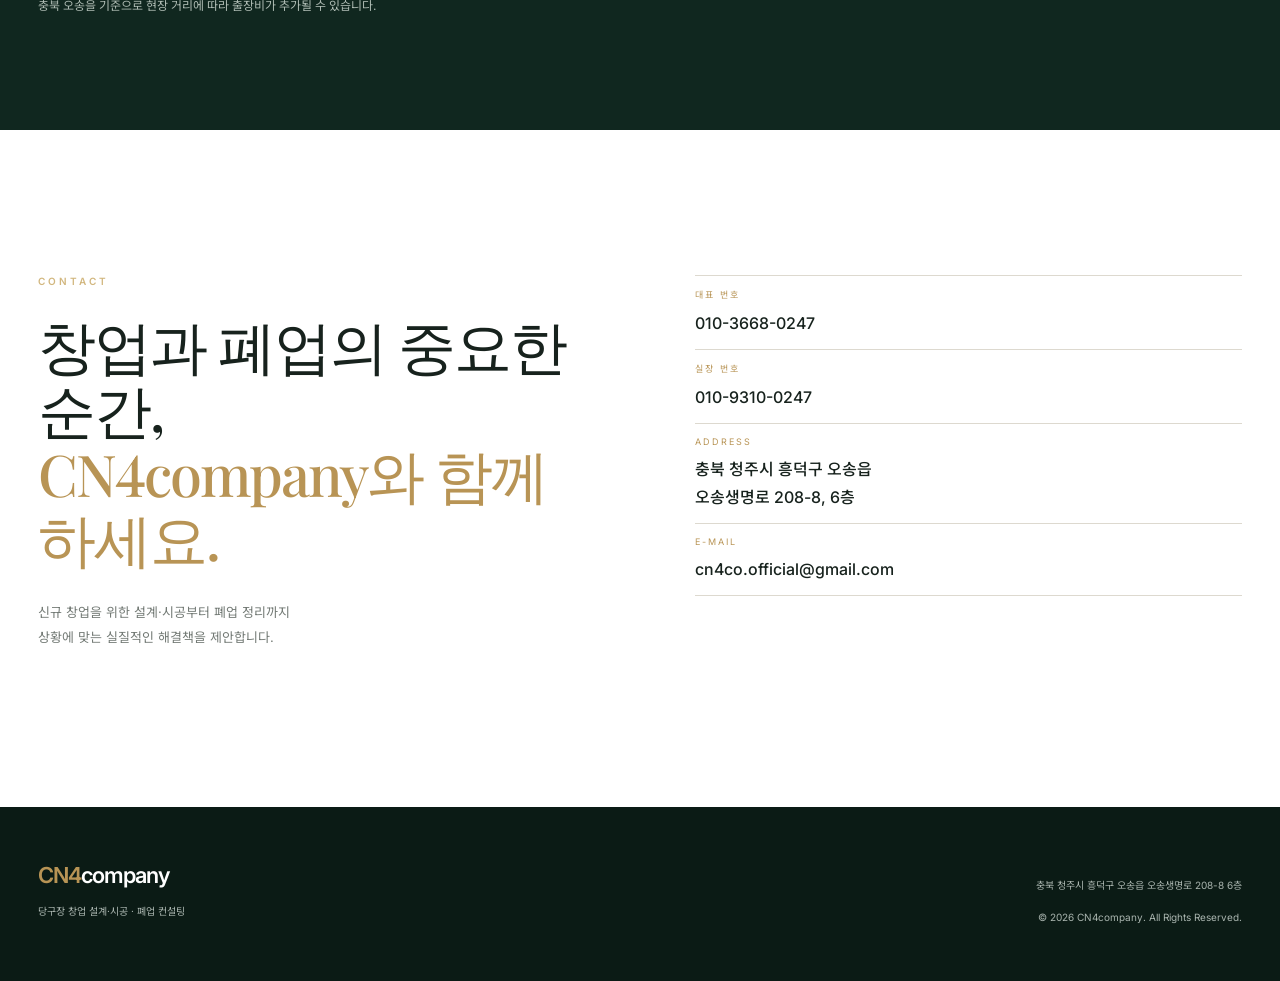
<file: CN4company_renewal_intro_startup_tournament/startup.html>
<!DOCTYPE html>

<html lang="ko">
<head>
<meta charset="utf-8"/><meta content="width=device-width, initial-scale=1.0" name="viewport"/><meta content="#10271f" name="theme-color"/><title>CN4company | 당구장 창업·폐업 컨설팅</title><meta content="당구장 신규 창업 설계·시공과 폐업 정리 전문 컨설팅. CN4company의 공간 솔루션을 만나보세요." name="description"/><meta content="당구장 창업, 당구장 설계, 당구장 시공, 당구장 폐업, 당구장 인테리어, CN4company" name="keywords"/><meta content="website" property="og:type"/><meta content="CN4company | 당구장 창업·폐업 컨설팅" property="og:title"/><meta content="당구장 신규 창업 설계·시공과 폐업 지원 전문 CN4company" property="og:description"/><meta content="https://cn4company.com" property="og:url"/><link href="style.css" rel="stylesheet"/><meta content="79d1dc871df807eaf9da4f68a3aed880442866fa" name="naver-site-verification">
</meta></head><body>
<header class="header"><div class="nav-wrap"><a class="logo" href="index.html"><span>CN4</span>company</a><nav><a href="index.html">HOME</a><a href="tournament.html">TOURNAMENT</a><a href="#about">ABOUT</a><a href="#services">SERVICES</a><a href="#projects">PROJECTS</a><a href="#process">PROCESS</a><a class="nav-cta" href="#contact">CONTACT</a></nav><button aria-label="메뉴" class="menu-btn">☰</button></div></header>
<main>
<section class="hero" id="home"><div class="hero-content"><p class="eyebrow">BILLIARD SPACE &amp; CONSULTING</p><h1>당구장의<br/>시작부터<br/><strong>완성까지.</strong></h1><p class="hero-copy">공간을 설계하고, 가치를 시공합니다.</p><p class="hero-sub">불필요한 비용은 덜어내고, <b>당구장 본질을</b> 컨설팅 합니다.<br/>CN4company가 당신의 공간을 완성합니다.</p><div class="hero-actions"><a class="btn primary" href="#contact">상담 문의 <span>→</span></a><a class="btn ghost" href="#projects">PROJECTS</a></div></div><div class="hero-media"><div class="hero-media"><img alt="메인 대표 이미지" src="images/nobel2.jpg"/></div><small></small></div></section>
<section class="section about reveal-section" id="about"><div class="section-head"><p class="eyebrow">ABOUT CN4COMPANY</p><h2>좋은 공간은<br/><span>과하게 꾸미지 않습니다.</span></h2></div><div class="about-grid reveal-group"><div class="about-main"><p>당구장은 단순히 아름다운 공간을 만드는 것만으로 완성되지 않습니다.</p><p>테이블의 배치, 조명, 동선, 운영 효율까지. <br/>고객이 체감하는 품질과 <br/>운영자가 실제로 사용하는 공간의 가치를 함께 설계해야 합니다.</p><p><strong>CN4company는 필요한 곳에 집중하고, 불필요한 비용은 덜어냅니다.</strong><br/>절제된 디자인과 합리적인 예산으로 오래가는 당구장을 만듭니다.</p></div><div class="stats"><div><strong>01</strong><span>공간과 운영을<br/>함께 설계</span></div><div><strong>02</strong><span>필요한 곳에 집중하는<br/>예산 설계</span></div><div><strong>03</strong><span>전국 현장<br/>상담 · 시공</span></div><div><strong>04</strong><span>창업부터 폐업까지<br/>ONE STOP</span></div></div></div></section>
<section class="section services reveal-section" id="services"><div class="section-head"><p class="eyebrow">OUR SERVICES</p><h2>창업부터 폐업까지<br/><span>필요한 서비스에 집중합니다.</span></h2></div><div class="service-scroll-container"><div class="service-grid reveal-group"><a class="service-card reveal-item" href="#contact"><div class="card-line"></div><div class="card-head"><span class="num">01</span><span class="arrow">↗</span></div><div class="category-tag">SERVICE 01</div><h3 class="highlight-title">신규 창업 설계·시공</h3><p>상담부터 공간 설계, 테이블 배치, 조명과 동선, 인테리어 시공까지 창업의 전 과정을 지원합니다.</p></a><a class="service-card reveal-item" href="#contact"><div class="card-line"></div><div class="card-head"><span class="num">02</span><span class="arrow">↗</span></div><div class="category-tag">SERVICE 02</div><h3 class="highlight-title">폐업 컨설팅</h3><p>시설 철거, 당구대 및 장비 정리, 원상복구 등 폐업에 필요한 실무를 상황에 맞게 지원합니다.</p></a></div></div></section>
<section class="section projects reveal-section" id="projects"><div class="section-head row"><div><p class="eyebrow">SELECTED PROJECTS</p><h2>공간으로 증명하는<br/><span>CN<span class="brand-num">4</span>company</span></h2></div><p class="section-note"></p></div><div class="project-list reveal-group"><article class="project-card reveal-item"><div class="project-info"><span>PROJECT 01</span><h3>인천 작전동 노블캐롬클럽</h3><p>인천 · 쉐빌로뜨 10대 · 대대 전용구장</p></div><div class="project-gallery"><img alt="인천 작전동 노블캐롬클럽 사진 1" class="project-thumb" src="images/nobel.jpg"/><img alt="인천 작전동 노블캐롬클럽 사진 2" class="project-thumb" src="images/nobel2.jpg"/></div></article><article class="project-card reveal-item"><div class="project-info"><span>PROJECT 02</span><h3>청주 오송 애플당구클럽</h3><p>오송 · 버호벤 5대, 중대5대, 포켓1대 · 혼합구장</p></div><div class="project-gallery"><img alt="청주 오송 애플당구클럽 사진 1" class="project-thumb" src="images/apple2.jpg"/><img alt="청주 오송 애플당구클럽 사진 2" class="project-thumb" src="images/apple1.jpg"/></div></article><article class="project-card reveal-item"><div class="project-info"><span>PROJECT 03</span><h3>세종 나성동 애플당구장</h3><p>세종 · 가브리엘 5대, 중대6대, 포켓1대 · 혼합구장</p></div><div class="project-gallery"><img alt="세종 나성동 애플당구장 사진 1" class="project-thumb" src="images/apple4.jpg"/><img alt="세종 나성동 애플당구장 사진 2" class="project-thumb" src="images/apple3.jpg"/></div></article><article class="project-card reveal-item"><div class="project-info"><span>PROJECT 04</span><h3>인천 청천동 MA당구클럽</h3><p>인천 · 가브리엘2.0 7대 · 대대 전용구장</p></div><div class="project-gallery"><img alt="인천 청천동 MA당구클럽 사진 1" class="project-thumb" src="images/ma1.jpg"/><img alt="인천 청천동 MA당구클럽 사진 2" class="project-thumb" src="images/ma2.jpg"/></div></article></div></section><section class="banner reveal-section"><div><p class="eyebrow">NATIONWIDE SERVICE</p><h2>전국 어디든,<br/><span>공간의 기준을 함께 만듭니다.</span></h2><p>충북 오송을 기준으로 현장 거리에 따라 출장비가 추가될 수 있습니다.</p></div><a class="btn primary" href="#contact">상담 문의 →</a></section><section class="section contact reveal-section" id="contact"><div class="contact-copy"><p class="eyebrow">CONTACT</p><h2>창업과 폐업의 중요한 순간,<br/><span>CN4company와 함께하세요.</span></h2><p>신규 창업을 위한 설계·시공부터 폐업 정리까지<br/>상황에 맞는 실질적인 해결책을 제안합니다.</p></div><div class="contact-box"><a class="contact-item" href="tel:01036680247"><small>대표 번호</small><strong>010-3668-0247</strong></a><a class="contact-item" href="tel:01093100247"><small>실장 번호</small><strong>010-9310-0247</strong></a><div class="contact-item" onclick="copyToClipboard('충북 청주시 흥덕구 오송읍 오송생명로 208-8, 6층', '주소가 복사되었습니다.')"><small>ADDRESS</small><strong>충북 청주시 흥덕구 오송읍<br/>오송생명로 208-8, 6층</strong></div><div class="contact-item" onclick="copyToClipboard('cn4co.official@gmail.com', '이메일 주소가 복사되었습니다.')"><small>E-MAIL</small><strong>cn4co.official@gmail.com</strong></div></div><div class="copy-toast" id="copy-toast"></div></section></main>
<footer><div class="footer-inner"><div><a class="logo" href="index.html"><span>CN4</span>company</a><p>당구장 창업 설계·시공 · 폐업 컨설팅</p></div><div class="footer-right"><p>충북 청주시 흥덕구 오송읍 오송생명로 208-8 6층</p><p>© 2026 CN4company. All Rights Reserved.</p></div></div></footer>
<script src="script.js"></script>
</body>
</html>
</file>
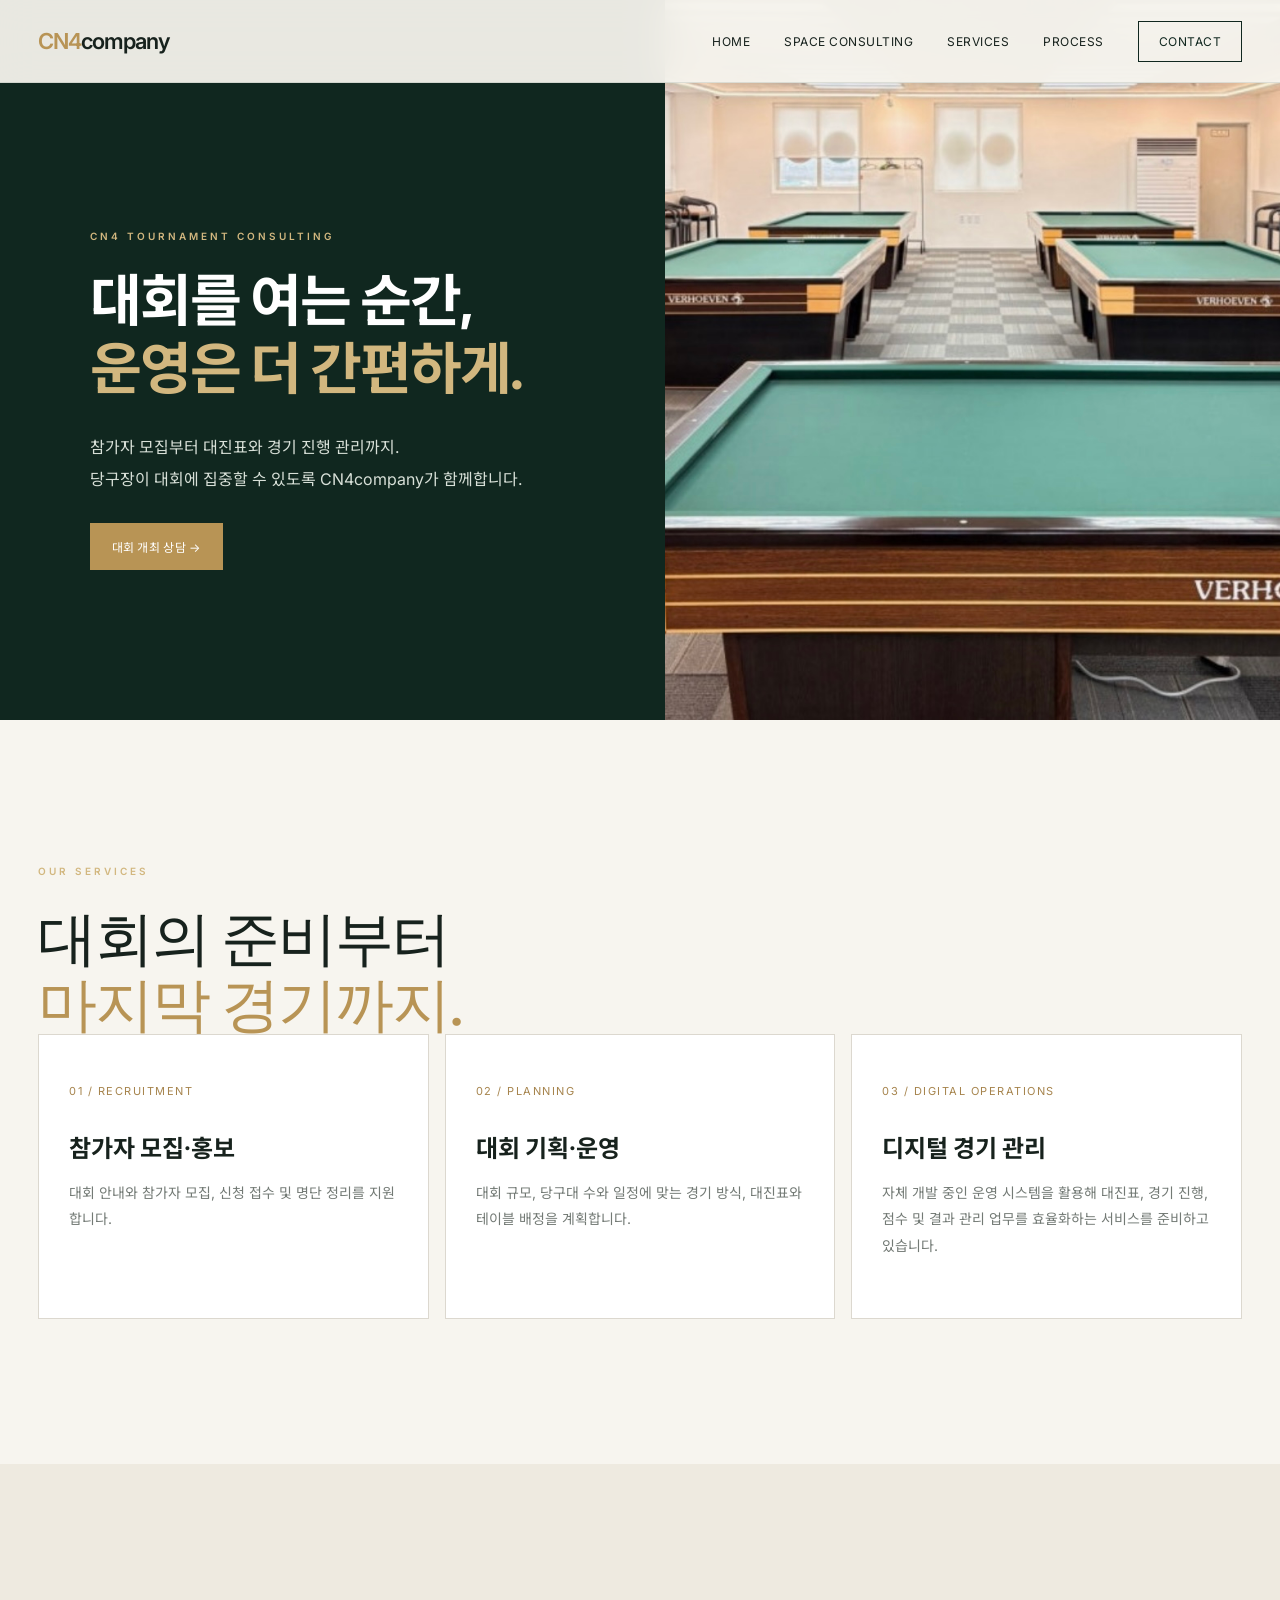
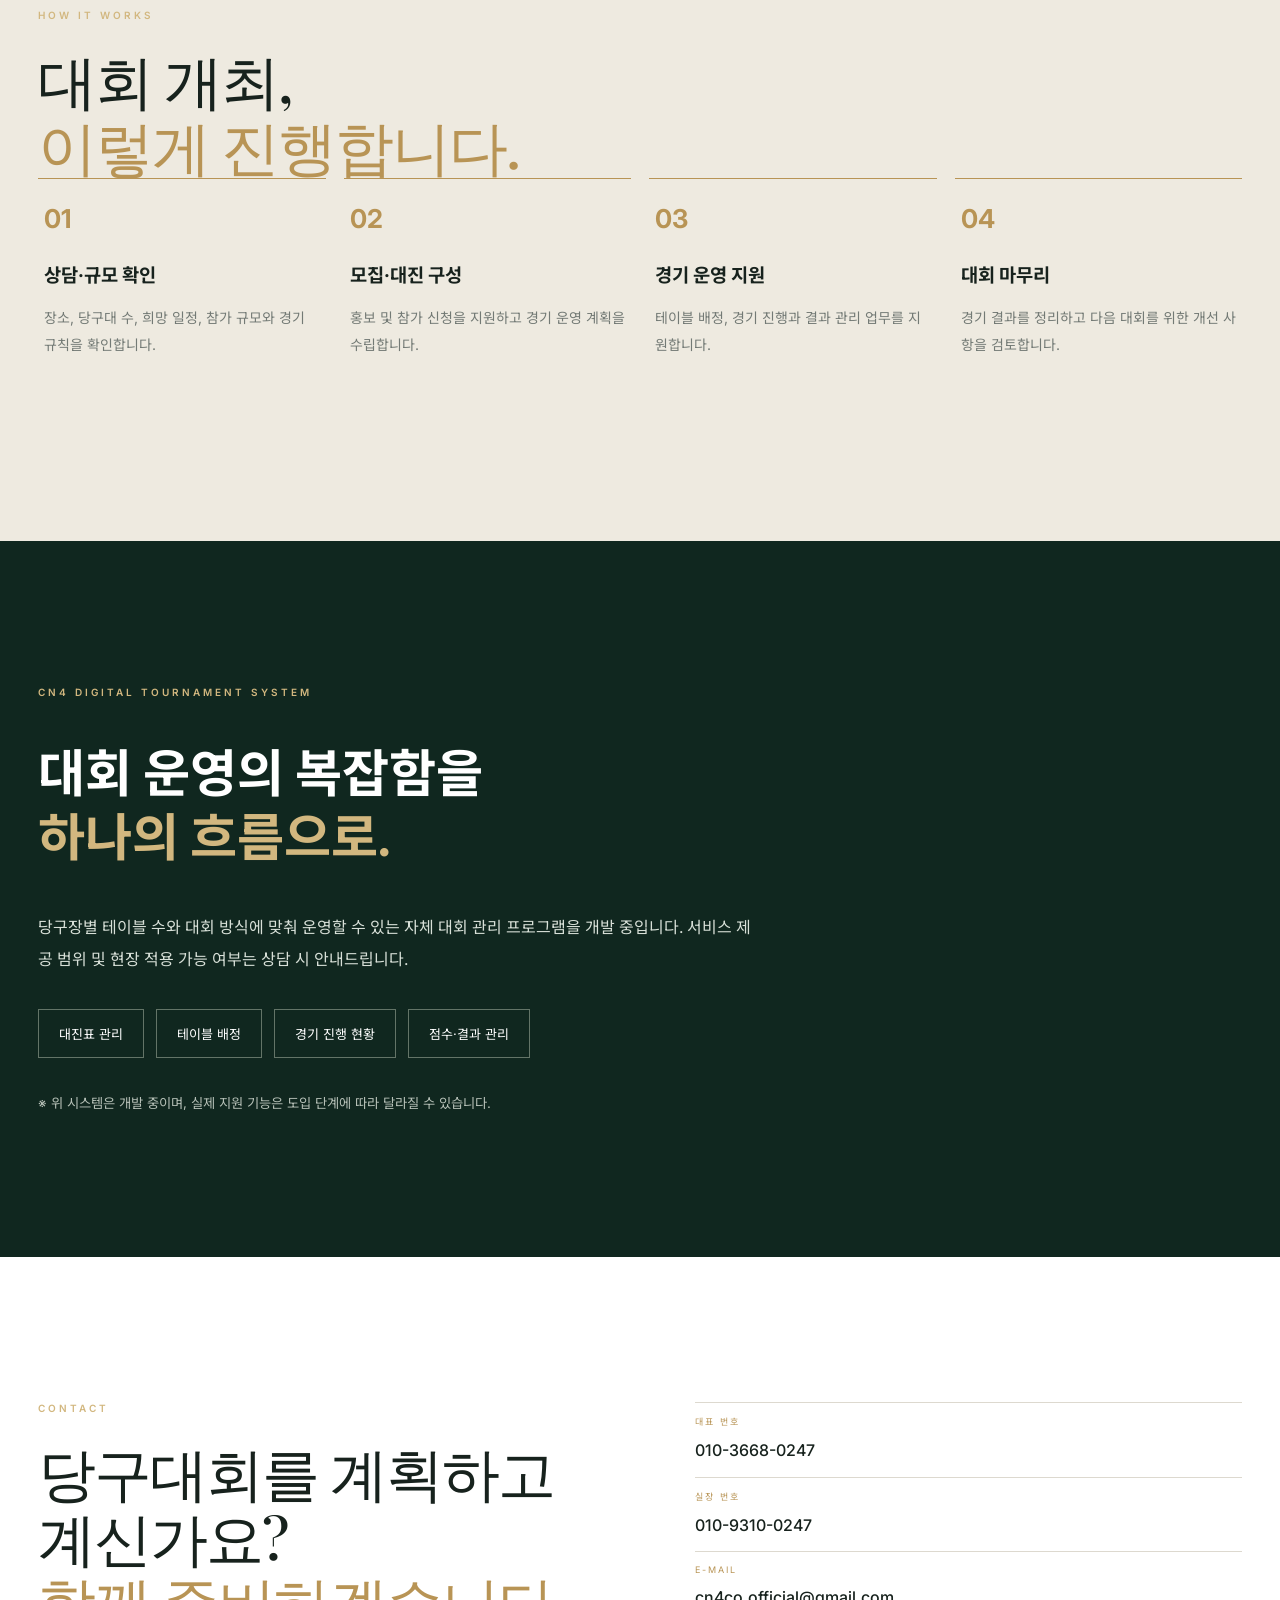
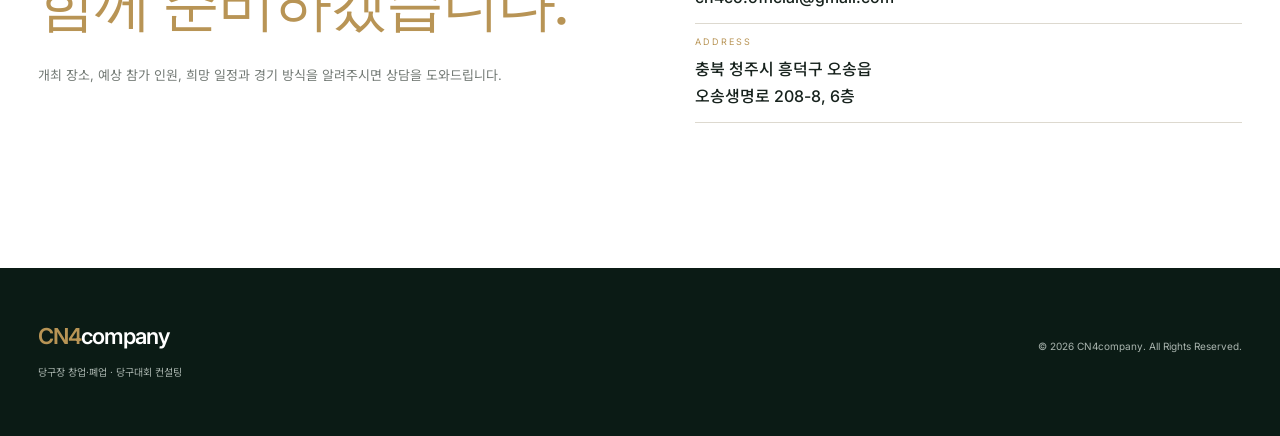
<file: CN4company_renewal_intro_startup_tournament/tournament.html>
<!doctype html><html lang="ko"><head><meta charset="utf-8"><meta name="viewport" content="width=device-width,initial-scale=1"><meta name="theme-color" content="#10271f"><title>CN4company | 당구대회 컨설팅</title><meta name="description" content="당구대회 참가자 모집, 대회 기획, 대진표·경기 운영 및 디지털 관리 지원."><link rel="stylesheet" href="style.css"><link rel="stylesheet" href="expansion.css"></head><body><header class="header"><div class="nav-wrap"><a class="logo" href="index.html"><span>CN4</span>company</a><nav><a href="index.html">HOME</a><a href="startup.html">SPACE CONSULTING</a><a href="#services">SERVICES</a><a href="#workflow">PROCESS</a><a href="#contact" class="nav-cta">CONTACT</a></nav><button class="menu-btn" aria-label="메뉴">☰</button></div></header><main><section class="tournament-hero"><div class="tournament-copy"><p class="eyebrow">CN4 TOURNAMENT CONSULTING</p><h1>대회를 여는 순간,<br><strong>운영은 더 간편하게.</strong></h1><p>참가자 모집부터 대진표와 경기 진행 관리까지.<br>당구장이 대회에 집중할 수 있도록 CN4company가 함께합니다.</p><a class="btn primary" href="#contact">대회 개최 상담 →</a></div><div class="tournament-photo"><img src="images/apple2.jpg" alt="당구대회 개최가 가능한 당구장"></div></section><section class="section reveal-section" id="services"><div class="section-head"><p class="eyebrow">OUR SERVICES</p><h2>대회의 준비부터<br><span>마지막 경기까지.</span></h2></div><div class="t-service-grid reveal-group"><article class="t-service reveal-item"><span>01 / RECRUITMENT</span><h3>참가자 모집·홍보</h3><p>대회 안내와 참가자 모집, 신청 접수 및 명단 정리를 지원합니다.</p></article><article class="t-service reveal-item"><span>02 / PLANNING</span><h3>대회 기획·운영</h3><p>대회 규모, 당구대 수와 일정에 맞는 경기 방식, 대진표와 테이블 배정을 계획합니다.</p></article><article class="t-service reveal-item"><span>03 / DIGITAL OPERATIONS</span><h3>디지털 경기 관리</h3><p>자체 개발 중인 운영 시스템을 활용해 대진표, 경기 진행, 점수 및 결과 관리 업무를 효율화하는 서비스를 준비하고 있습니다.</p></article></div></section><section id="workflow" class="section workflow reveal-section"><div class="section-head"><p class="eyebrow">HOW IT WORKS</p><h2>대회 개최,<br><span>이렇게 진행합니다.</span></h2></div><div class="workflow-grid"><div><b>01</b><h3>상담·규모 확인</h3><p>장소, 당구대 수, 희망 일정, 참가 규모와 경기 규칙을 확인합니다.</p></div><div><b>02</b><h3>모집·대진 구성</h3><p>홍보 및 참가 신청을 지원하고 경기 운영 계획을 수립합니다.</p></div><div><b>03</b><h3>경기 운영 지원</h3><p>테이블 배정, 경기 진행과 결과 관리 업무를 지원합니다.</p></div><div><b>04</b><h3>대회 마무리</h3><p>경기 결과를 정리하고 다음 대회를 위한 개선 사항을 검토합니다.</p></div></div></section><section class="section digital-section reveal-section"><p class="eyebrow">CN4 DIGITAL TOURNAMENT SYSTEM</p><h2>대회 운영의 복잡함을<br><span>하나의 흐름으로.</span></h2><p>당구장별 테이블 수와 대회 방식에 맞춰 운영할 수 있는 자체 대회 관리 프로그램을 개발 중입니다. 서비스 제공 범위 및 현장 적용 가능 여부는 상담 시 안내드립니다.</p><div class="digital-tags"><span>대진표 관리</span><span>테이블 배정</span><span>경기 진행 현황</span><span>점수·결과 관리</span></div><small>※ 위 시스템은 개발 중이며, 실제 지원 기능은 도입 단계에 따라 달라질 수 있습니다.</small></section><section id="contact" class="section contact reveal-section"><div class="contact-copy"><p class="eyebrow">CONTACT</p><h2>당구대회를 계획하고 계신가요?<br><span>함께 준비하겠습니다.</span></h2><p>개최 장소, 예상 참가 인원, 희망 일정과 경기 방식을 알려주시면 상담을 도와드립니다.</p></div><div class="contact-box"><a href="tel:01036680247" class="contact-item"><small>대표 번호</small><strong>010-3668-0247</strong></a><a href="tel:01093100247" class="contact-item"><small>실장 번호</small><strong>010-9310-0247</strong></a><a href="mailto:cn4co.official@gmail.com?subject=CN4company%20당구대회%20상담" class="contact-item"><small>E-MAIL</small><strong>cn4co.official@gmail.com</strong></a><div class="contact-item"><small>ADDRESS</small><strong>충북 청주시 흥덕구 오송읍<br>오송생명로 208-8, 6층</strong></div></div></section></main><footer><div class="footer-inner"><div><a class="logo" href="index.html"><span>CN4</span>company</a><p>당구장 창업·폐업 · 당구대회 컨설팅</p></div><div class="footer-right"><p>© 2026 CN4company. All Rights Reserved.</p></div></div></footer><script src="script.js"></script></body></html>
</file>
<file: style.css>
@import url('https://fonts.googleapis.com/css2?family=Inter:wght@400;500;600&family=Noto+Sans+KR:wght@400;500;600;700&family=Playfair+Display:wght@500;600&display=swap');
:root{--green:#10271f;--green2:#18352b;--gold:#b89455;--gold2:#d2b77f;--cream:#f7f5ef;--white:#fff;--ink:#17221d;--muted:#737a75;--line:#ddd9cf}
*{box-sizing:border-box}html{scroll-behavior:smooth}body{margin:0;background:var(--cream);color:var(--ink);font-family:Inter,'Noto Sans KR',sans-serif;font-weight:400}a{text-decoration:none;color:inherit}.header{position:fixed;top:0;left:0;right:0;z-index:20;background:rgba(247,245,239,.94);backdrop-filter:blur(18px);border-bottom:1px solid rgba(16,39,31,.1)}.nav-wrap{max-width:1320px;margin:auto;height:82px;padding:0 38px;display:flex;align-items:center;justify-content:space-between}.logo{font-size:22px;font-weight:600;letter-spacing:-1px}.logo span{color:var(--gold)}nav{display:flex;align-items:center;gap:34px;font-size:12px;letter-spacing:.5px}nav a{transition:.25s}nav a:hover{color:var(--gold)}.nav-cta{border:1px solid var(--green);padding:12px 20px!important;color:var(--green)}.menu-btn{display:none;background:none;border:0;font-size:23px;color:var(--green)}
.hero{min-height:880px;background:var(--green);color:#fff;display:grid;grid-template-columns:1fr 1.06fr;overflow:hidden}.hero-content{order:1;display:flex;flex-direction:column;justify-content:center;padding:150px 7vw 100px}.eyebrow{font-size:10px;letter-spacing:3px;font-weight:600;color:var(--gold2);margin:0 0 25px}.hero h1{font-family:'Playfair Display',serif;font-weight:500;font-size:clamp(55px,6.3vw,94px);line-height:1.08;letter-spacing:-3px;margin:0}.hero h1 strong{color:var(--gold2);font-weight:500}.hero-copy{font-size:20px;margin:34px 0 14px;font-weight:500;letter-spacing:-.5px}.hero-sub{font-size:14px;line-height:2;color:#c3cbc6;margin:0}.hero-sub b{color:#fff;font-weight:500}.hero-actions{display:flex;gap:12px;margin-top:43px}.btn{display:inline-flex;align-items:center;justify-content:center;gap:30px;padding:15px 22px;font-size:12px;letter-spacing:.3px;transition:.25s}.btn.primary{background:var(--gold);color:#fff}.btn.primary:hover{background:var(--gold2);transform:translateY(-2px)}.btn.ghost{border:1px solid rgba(255,255,255,.28);color:#fff}.btn.ghost:hover{border-color:var(--gold2);color:var(--gold2)}.hero-media{order:2;min-height:880px;background:var(--green2);display:flex;align-items:center;justify-content:center;position:relative}.hero-media:after{content:'';position:absolute;inset:42px;border:1px solid rgba(210,183,127,.35)}.media-placeholder{width:100%;height:100%;display:flex;flex-direction:column;align-items:center;justify-content:center;color:#9eaaA3;letter-spacing:4px;position:relative;z-index:1}.media-placeholder span{font-size:11px}.media-placeholder small{margin-top:13px;letter-spacing:0;font-size:11px;color:#79857e}
.section{max-width:1320px;margin:auto;padding:145px 38px}.section-head h2{font-family:'Playfair Display',serif;font-weight:500;font-size:clamp(40px,4.6vw,68px);line-height:1.12;letter-spacing:-2px;margin:0}.section-head h2 span,.contact h2 span,.banner h2 span{color:var(--gold)}.about{background:var(--cream)}.about-grid{display:grid;grid-template-columns:1fr 1fr;gap:110px;margin-top:80px}.about-main{font-size:17px;line-height:2.05;color:#5e655f;max-width:620px}.about-main p{margin:0 0 24px}.about-main strong{color:var(--ink);font-weight:600}.stats{display:grid;grid-template-columns:1fr 1fr;border-top:1px solid var(--line)}.stats div{min-height:160px;padding:25px 25px 25px 0;border-bottom:1px solid var(--line)}.stats div:nth-child(odd){border-right:1px solid var(--line);padding-right:30px}.stats div:nth-child(even){padding-left:30px}.stats strong{font-family:'Playfair Display',serif;font-size:38px;font-weight:500;color:var(--gold)}.stats span{display:block;margin-top:24px;font-size:13px;line-height:1.6;font-weight:500}
.services{max-width:none;background:var(--green);color:#fff;padding-left:max(38px,calc((100vw - 1244px)/2));padding-right:max(38px,calc((100vw - 1244px)/2))}.services .section-head h2{color:#fff}.service-grid{display:grid;grid-template-columns:repeat(4,1fr);margin-top:75px;border-top:1px solid rgba(255,255,255,.18);border-left:1px solid rgba(255,255,255,.12)}.service-card{min-height:350px;background:var(--green);padding:30px;border-right:1px solid rgba(255,255,255,.12);position:relative;transition:.3s}.service-card:hover{background:var(--green2)}.service-card.featured{background:var(--gold)}.service-card.featured:hover{background:var(--gold2)}.service-card .num{font-size:10px;letter-spacing:2px;color:var(--gold2)}.featured .num{color:#fff}.service-card h3{font-family:'Playfair Display',serif;font-size:27px;font-weight:500;margin:92px 0 18px;letter-spacing:-.5px}.service-card p{color:#adb8b1;line-height:1.8;font-size:13px;max-width:230px}.featured p{color:#fff}.arrow{position:absolute;bottom:28px;right:30px;font-size:18px;color:var(--gold2)}.featured .arrow{color:#fff}
.projects{background:#fff}.row{display:flex;justify-content:space-between;align-items:flex-end}.section-note{color:var(--muted);line-height:1.8;font-size:12px;text-align:right}.project-grid{display:grid;grid-template-columns:repeat(2,1fr);gap:70px 28px;margin-top:70px}.project:nth-child(1){grid-column:span 2}.project-img{height:390px;background:#e9e6de;display:flex;align-items:center;justify-content:center;color:#9b9c96;overflow:hidden}.project:nth-child(1) .project-img{height:590px}.placeholder{position:relative}.placeholder:after{content:'';position:absolute;inset:24px;border:1px solid rgba(16,39,31,.15)}.placeholder span{font-size:10px;letter-spacing:3px;z-index:1}.project-info{padding-top:21px}.project-info>span{font-size:9px;letter-spacing:2px;color:var(--gold);font-weight:600}.project-info h3{margin:9px 0 6px;font-family:'Playfair Display',serif;font-weight:500;font-size:22px}.project-info p{margin:0;color:var(--muted);font-size:12px}
.process{max-width:none;background:var(--cream);padding-left:max(38px,calc((100vw - 1244px)/2));padding-right:max(38px,calc((100vw - 1244px)/2))}.process-list{display:grid;grid-template-columns:repeat(5,1fr);margin-top:75px;border-top:1px solid var(--line)}.process-list div{padding:28px 22px 20px 0;border-right:1px solid var(--line);min-height:205px}.process-list div:not(:first-child){padding-left:22px}.process-list div:last-child{border-right:0}.process-list b{color:var(--gold);font-size:10px;letter-spacing:2px}.process-list h3{font-family:'Playfair Display',serif;font-weight:500;font-size:23px;margin:50px 0 10px}.process-list p{color:var(--muted);font-size:12px;line-height:1.7;margin:0}
.banner{background:var(--green);color:#fff;padding:105px max(38px,calc((100vw - 1244px)/2));display:flex;align-items:center;justify-content:space-between;gap:50px}.banner h2{font-family:'Playfair Display',serif;font-weight:500;font-size:clamp(38px,4.4vw,62px);line-height:1.12;letter-spacing:-2px;margin:0}.banner p:not(.eyebrow){color:#aebbb3;font-size:12px;margin-top:25px}.contact{display:grid;grid-template-columns:1fr 1fr;gap:110px;background:#fff}.contact h2{font-family:'Playfair Display',serif;font-weight:500;font-size:clamp(40px,4.5vw,65px);line-height:1.12;letter-spacing:-2px;margin:0}.contact-copy>p:last-child{color:var(--muted);font-size:13px;line-height:1.9;margin-top:30px}.contact-box{border-top:1px solid var(--line)}.contact-box>a,.contact-box>div{display:block;padding:23px 0;border-bottom:1px solid var(--line)}.contact-box small{display:block;color:var(--gold);font-size:9px;letter-spacing:2px;margin-bottom:9px}.contact-box strong{font-size:16px;font-weight:500;line-height:1.7}.contact-box a:hover strong{color:var(--gold)}footer{background:#0b1b15;color:#aab5af}.footer-inner{max-width:1320px;margin:auto;padding:55px 38px;display:flex;justify-content:space-between;gap:40px}.footer-inner .logo{color:#fff}.footer-inner p{font-size:10px;line-height:1.8;margin:14px 0 0}.footer-right{text-align:right}
.reveal-section,.reveal-item{opacity:0;transform:translateY(28px);transition:opacity .8s ease,transform .8s ease}.reveal-section.is-visible,.reveal-item.is-visible{opacity:1;transform:none}.reveal-group .reveal-item:nth-child(2){transition-delay:.08s}.reveal-group .reveal-item:nth-child(3){transition-delay:.16s}.reveal-group .reveal-item:nth-child(4){transition-delay:.24s}.reveal-group .reveal-item:nth-child(5){transition-delay:.32s}
@media(max-width:900px){.nav-wrap{height:72px;padding:0 22px}nav{display:none}.menu-btn{display:block}.hero{grid-template-columns:1fr;min-height:auto}.hero-content{padding:145px 28px 80px}.hero-media{min-height:430px}.hero-media:after{inset:22px}.about-grid,.contact{grid-template-columns:1fr;gap:65px}.service-grid{grid-template-columns:1fr 1fr}.project-grid{grid-template-columns:1fr;gap:55px}.project:nth-child(1){grid-column:auto}.project:nth-child(1) .project-img{height:420px}.project-img{height:300px}.process-list{grid-template-columns:1fr}.process-list div{border-right:0;border-bottom:1px solid var(--line);min-height:auto;padding:28px 0!important}.process-list h3{margin:22px 0 8px}.banner{display:block}.banner .btn{margin-top:35px}.footer-inner{display:block}.footer-right{text-align:left;margin-top:30px}}
@media(max-width:560px){.section{padding:105px 22px}.hero-content{padding-left:22px;padding-right:22px}.hero h1{font-size:50px;letter-spacing:-2px}.hero-copy{font-size:17px}.hero-actions{flex-direction:column;align-items:stretch}.service-grid{grid-template-columns:1fr}.service-card{min-height:290px}.service-card h3{margin-top:65px}.row{display:block}.section-note{text-align:left;margin-top:22px}.stats{grid-template-columns:1fr}.stats div:nth-child(odd){border-right:0;padding-right:0}.stats div:nth-child(even){padding-left:0}.banner{padding:85px 22px}.contact{gap:50px}.footer-inner{padding:45px 22px}}
/* 프로젝트 이미지 박스 스타일 설정 */
.project-img {
  width: 100%;
  height: 320px;
  overflow: hidden;
  border-radius: 4px;
}

.project-img img {
  width: 100%;
  height: 100%;
  object-fit: cover;
  object-position: center;
}
/* 메인 히어로 영역 이미지 틀 및 사진 크기 맞춤 */
.hero-media,
.media-placeholder {
  width: 100%;
  height: 100%;
  min-height: 400px; /* 원하시는 높이로 조절 가능 */
  overflow: hidden;
  border-radius: 8px;
  position: relative;
}

.hero-media img,
.media-placeholder img {
  width: 100%;
  height: 100%;
  object-fit: cover; /* 영역에 맞게 사진이 비율 유지하며 꽉 채워짐 */
  object-position: center; /* 사진의 중앙 기준 */
  display: block;
}
/* CN4company 부분의 숫자 4를 대문자 높이로 변경 */
.brand-num,
[class*="hero"] h1,
[class*="hero"] h2,
h2, h3 {
  font-variant-numeric: lining-nums !important;
  -moz-font-feature-settings: "lnum" 1 !important;
  -webkit-font-feature-settings: "lnum" 1 !important;
  font-feature-settings: "lnum" 1 !important;
}
/* 카테고리 소제목 태그 (강조 포인트 1) */
.category-tag {
  display: inline-block;
  font-size: 11px;
  font-weight: 700;
  color: #d4af37;
  background: rgba(212, 175, 55, 0.12);
  border: 1px solid rgba(212, 175, 55, 0.3);
  padding: 3px 8px;
  border-radius: 4px;
  letter-spacing: 1px;
  margin-bottom: 12px;
  width: fit-content;
}

/* 카테고리 메인 제목 (강조 포인트 2) */
.service-card h3.highlight-title {
  font-size: 24px;
  font-weight: 700;
  color: #ffffff;
  margin-bottom: 14px;
  letter-spacing: -0.5px;
  transition: color 0.3s ease;
}

/* 마우스 올렸을 때 카테고리 제목 골드 빛 그래디언트 및 강조 */
.service-card:hover h3.highlight-title {
  color: #f3e5ab;
  text-shadow: 0 0 10px rgba(212, 175, 55, 0.4);
}

.service-card:hover .category-tag {
  background: #d4af37;
  color: #0b1a14;
}
/* 클릭 가능함을 보여주는 마우스 커서 및 가상 스티일 */
.contact-box .contact-item {
  cursor: pointer;
  transition: opacity 0.2s ease;
  padding: 12px 0;
}

.contact-box .contact-item:hover {
  opacity: 0.75;
}

/* 복사 완료 토스트 알림 메시지 스타일 */
.copy-toast {
  visibility: hidden;
  min-width: 220px;
  background-color: rgba(11, 26, 20, 0.9);
  color: #c5a059;
  text-align: center;
  border: 1px solid #c5a059;
  border-radius: 20px;
  padding: 12px 20px;
  position: fixed;
  z-index: 9999;
  left: 50%;
  bottom: 30px;
  transform: translateX(-50%);
  font-size: 14px;
  font-weight: 600;
  opacity: 0;
  transition: opacity 0.3s ease, visibility 0.3s ease;
}

.copy-toast.show {
  visibility: visible;
  opacity: 1;
}
/* 태블릿 및 모바일용 레이아웃 조정 (가로 너비 768px 이하) */
@media (max-width: 768px) {
  /* 모바일 전용 스타일 작성 위치 */
}
/* ==========================================
   모바일 최적화 스타일 (화면 너비 768px 이하)
   ========================================== */
@media (max-width: 768px) {
  
  /* 1. 전체 컨테이너 여백 및 패딩 줄이기 */
  .section {
    padding: 50px 20px !important; /* 모바일 화면에 맞게 여백 축소 */
  }

  /* 2. PC용 가로 배치(그리드)를 세로 1열로 변경 */
  .about-grid,
  .service-grid,
  .project-grid {
    grid-template-columns: 1fr !important; /* 세로로 1개씩 쌓이도록 설정 */
    gap: 24px !important;
  }

  /* 3. 모바일 제목 및 본문 폰트 크기 조정 */
  h1 {
    font-size: 32px !important;
    line-height: 1.3 !important;
  }
  
  h2 {
    font-size: 26px !important;
    line-height: 1.35 !important;
  }

  p {
    font-size: 15px !important;
  }

  /* 4. Contact(연락처) 박스 세로 정렬 및 터치 영역 확보 */
  .contact-box {
    grid-template-columns: 1fr !important;
  }

  .contact-item {
    padding: 16px !important; /* 손가락으로 누르기 쉽게 클릭 영역 확장 */
  }

  /* 5. 이미지 비율 유지 및 화면 맞춰 자동 줄어듬 */
  img {
    max-width: 100% !important;
    height: auto !important;
  }
}
a.service-card {
  text-decoration: none;
  color: inherit;
  display: block;
  cursor: pointer;
}
/* 프로젝트 카드 및 2장 사진 갤러리 레이아웃 */
.project-list {
  display: flex;
  flex-direction: column;
  gap: 40px;
}

.project-card {
  display: flex;
  flex-direction: column;
  gap: 16px;
}

.project-gallery {
  display: grid;
  grid-template-columns: repeat(2, 1fr);
  gap: 12px;
}

.project-gallery img {
  width: 100%;
  height: 200px;
  object-fit: cover;
  border-radius: 8px;
}

/* 모바일 전용 높이 조절 */
@media (max-width: 768px) {
  .project-gallery img {
    height: 140px;
  }
}
</file>
<file: expansion.css>
@import url('https://fonts.googleapis.com/css2?family=Noto+Serif+KR:wght@400;500;600;700&display=swap');

/* CN4company expanded services */
.intro-body{background:#10271f;color:#f7f5ef}.intro-shell{max-width:1400px;min-height:100vh;margin:auto;padding:40px clamp(20px,5vw,76px) 24px}.intro-brand{font-size:25px;font-weight:600;letter-spacing:-1px}.intro-brand span{color:#d2b77f}.intro-kicker{margin:76px 0 20px;color:#d2b77f;font-size:11px;letter-spacing:3px}.intro-shell h1{font-size:clamp(36px,5vw,72px);font-weight:500;letter-spacing:-2px;line-height:1.23;margin:0}.intro-shell h1 em{color:#d2b77f;font-style:normal}.intro-desc{line-height:1.9;color:#c6d0c8;font-size:14px;margin:22px 0 38px}.choice-grid{display:grid;grid-template-columns:1fr 1fr;gap:22px}.choice-card{height:clamp(320px,35vw,465px);position:relative;overflow:hidden;border:1px solid #506356}.choice-card img{width:100%;height:100%;object-fit:cover;filter:brightness(.7);transition:transform .7s,filter .7s}.choice-card:hover img{transform:scale(1.06);filter:brightness(.85)}.choice-overlay{position:absolute;inset:0;padding:clamp(22px,3vw,42px);background:linear-gradient(transparent 15%,rgba(5,20,14,.86));display:flex;flex-direction:column;justify-content:flex-end}.choice-overlay small{color:#d2b77f;letter-spacing:2px;font-size:10px}.choice-overlay h2{font-size:clamp(25px,2.6vw,39px);margin:14px 0 8px}.choice-overlay p{font-size:14px;color:#e1e7e0}.choice-overlay span{margin-top:18px;color:#d2b77f;font-size:13px}.intro-footer{display:flex;justify-content:space-between;gap:20px;margin-top:30px;color:#9ea99f;font-size:11px}.intro-footer a{color:#d2b77f}.tournament-hero{background:#10271f;color:white;min-height:720px;display:grid;grid-template-columns:1.08fr 1fr}.tournament-copy{padding:180px 7vw 100px;display:flex;flex-direction:column;align-items:flex-start;justify-content:center}.tournament-copy h1{font-size:clamp(40px,4.4vw,70px);line-height:1.2;letter-spacing:-2px;margin:0}.tournament-copy h1 strong{color:#d2b77f}.tournament-copy>p:not(.eyebrow){color:#d8e0d8;line-height:2;margin:28px 0}.tournament-photo img{width:100%;height:100%;object-fit:cover}.t-service-grid{display:grid;grid-template-columns:repeat(3,1fr);gap:16px}.t-service{border:1px solid #dcd8cf;background:#fff;padding:44px 30px;min-height:280px}.t-service span{font-size:11px;letter-spacing:1.5px;color:#a6844d}.t-service h3{font-size:24px;margin:30px 0 16px}.t-service p,.workflow-grid p{font-size:14px;line-height:1.9;color:#737a75}.workflow{background:#eeeae0}.workflow-grid{display:grid;grid-template-columns:repeat(4,1fr);gap:18px}.workflow-grid>div{border-top:1px solid #b89455;padding:24px 6px}.workflow-grid b{font-size:26px;color:#b89455}.workflow-grid h3{margin-top:26px}.digital-section{background:#10271f;color:white}.digital-section h2{font-size:clamp(32px,4vw,58px);line-height:1.25}.digital-section h2 span{color:#d2b77f}.digital-section>p:not(.eyebrow){max-width:720px;line-height:2;color:#d8e0d8}.digital-tags{display:flex;gap:12px;flex-wrap:wrap;margin:34px 0}.digital-tags span{border:1px solid #637467;padding:14px 20px;font-size:13px}.digital-section small{color:#b6c0b7}.service-grid:has(.service-card:nth-child(2):last-child){grid-template-columns:repeat(2,minmax(0,1fr))}@media(max-width:900px){.choice-grid,.tournament-hero,.t-service-grid{grid-template-columns:1fr}.intro-kicker{margin-top:45px}.choice-card{height:360px}.tournament-copy{padding:150px 7vw 70px}.tournament-photo{height:300px}.workflow-grid{grid-template-columns:repeat(2,1fr)}}@media(max-width:600px){.intro-shell{padding-top:24px}.intro-desc br{display:none}.choice-card{height:300px}.workflow-grid,.service-grid:has(.service-card:nth-child(2):last-child){grid-template-columns:1fr}.t-service{min-height:230px}.tournament-copy h1{font-size:38px}}

/* Premium full-width 2-card service showcase — startup page only */
.premium-services{padding-top:110px!important;padding-bottom:105px!important;overflow:hidden}
.premium-services-head{display:flex;justify-content:space-between;align-items:end;gap:40px;margin-bottom:38px}
.premium-services-head h2{font-size:clamp(35px,4vw,59px);line-height:1.22;letter-spacing:-1.7px;margin:16px 0 0;color:#fff}
.premium-services-head h2 span{color:#d5b779}
.premium-services-lead{max-width:310px;color:#c3cfc7;line-height:1.9;font-size:15px;margin:0 0 5px}
.premium-service-grid{display:grid;grid-template-columns:repeat(2,minmax(0,1fr));gap:22px;width:100%}
.premium-service-card{display:block;position:relative;min-width:0;height:clamp(470px,42vw,610px);overflow:hidden;color:#fff;text-decoration:none;border:1px solid rgba(218,191,137,.35);isolation:isolate}
.premium-service-card>img{position:absolute;inset:0;width:100%!important;height:100%!important;max-width:none!important;object-fit:cover;transition:transform .7s ease,filter .7s ease;filter:brightness(.78)}
.premium-service-card:hover>img{transform:scale(1.07);filter:brightness(.95)}
.premium-service-shade{position:absolute;inset:0;background:linear-gradient(180deg,rgba(6,24,18,.62),rgba(7,25,19,.15) 35%,rgba(5,22,17,.96) 100%)}
.premium-service-top{position:absolute;top:30px;left:32px;right:32px;display:flex;justify-content:space-between;align-items:center;font-size:12px;letter-spacing:2px;color:#ead1a0}
.premium-service-icon{border:1px solid rgba(240,220,175,.65);width:44px;height:44px;display:grid;place-items:center;font-size:23px;transition:background .2s,color .2s}
.premium-service-card:hover .premium-service-icon{background:#d5b779;color:#10271f}
.premium-service-bottom{position:absolute;left:clamp(24px,3vw,46px);right:clamp(24px,3vw,46px);bottom:clamp(26px,3vw,45px)}
.premium-service-label{font-size:11px;letter-spacing:2px;color:#d5b779}
.premium-service-bottom h3{font-size:clamp(36px,3.7vw,57px);line-height:1.17;letter-spacing:-1.2px;margin:17px 0 15px;color:#fff;font-weight:600}
.premium-service-bottom p{color:#e0e7e1;font-size:14px;line-height:1.8;max-width:460px;margin:0 0 20px}
.premium-service-tags{display:flex;flex-wrap:wrap;gap:8px}
.premium-service-tags span{padding:8px 12px;border:1px solid rgba(237,237,226,.42);font-size:11px;color:#f5f2e8}
.premium-service-link{display:flex;justify-content:space-between;align-items:center;border-top:1px solid rgba(233,221,193,.5);padding-top:18px;margin-top:27px;color:#e3c28b;font-size:14px;font-weight:600}
.premium-service-link b{font-size:23px;font-weight:400}
.premium-services-foot{display:flex;justify-content:space-between;gap:20px;align-items:center;margin-top:25px;font-size:11px;letter-spacing:1.5px;color:#a9b8ac}
.premium-services-foot a{color:#d5b779;text-decoration:none;font-size:13px;letter-spacing:0}
@media(max-width:900px){.premium-services{padding:80px 24px!important}.premium-services-head{align-items:start;flex-direction:column;gap:15px}.premium-service-grid{gap:15px}.premium-service-card{height:500px}}
@media(max-width:768px){.premium-service-grid{grid-template-columns:1fr}.premium-service-card{height:480px}.premium-services-head h2{font-size:36px!important}.premium-service-bottom h3{font-size:39px}.premium-services-foot{flex-direction:column;align-items:start}}
@media(max-width:420px){.premium-service-card{height:480px}.premium-service-top{left:23px;right:23px;top:23px}.premium-service-bottom{left:23px;right:23px;bottom:24px}.premium-service-tags span{font-size:10px;padding:7px 9px}}

/* Final update: intro contact and back navigation */
.intro-footer{border-top:1px solid rgba(211,185,127,.27);padding-top:24px;align-items:center;flex-wrap:wrap;font-size:12px}
.intro-footer-brand{color:#aab9ad}
.intro-contact-details{display:flex;gap:10px 24px;flex-wrap:wrap;align-items:center}
.intro-contact-details a{color:#e9d3a6;text-decoration:none;white-space:nowrap;transition:color .2s}
.intro-contact-details a:hover{color:#fff;text-decoration:underline}
.header .nav-wrap .cn4-back-link{display:inline-flex;align-items:center;justify-content:center;flex-shrink:0;border:1px solid rgba(16,39,31,.36);padding:10px 13px;margin-left:16px;color:#10271f;text-decoration:none;font-size:12px;font-weight:600;white-space:nowrap;transition:background .2s,color .2s}
.header .nav-wrap .cn4-back-link:hover{background:#10271f;color:#fff}
@media(max-width:900px){.header .nav-wrap .cn4-back-link{margin-left:10px;padding:9px 10px;font-size:11px}.intro-footer{align-items:flex-start;flex-direction:column}}
@media(max-width:560px){.intro-contact-details{flex-direction:column;align-items:flex-start;gap:10px}.intro-footer{margin-top:26px}}

/* 2026-10: Premium Korean serif headings matching the opening hero */
body .premium-services-head h2,
body .premium-service-bottom h3 {
  font-family: 'Noto Serif KR', 'Nanum Myeongjo', 'Batang', serif;
  font-weight: 500;
  word-break: keep-all;
}
body .premium-services-head h2 {letter-spacing: -0.055em; line-height: 1.34;}
body .premium-service-bottom h3 {letter-spacing: -0.05em; line-height: 1.25;}

/* Tournament consulting: match the refined serif headings on the space consulting page. */
body:has(.tournament-hero) .tournament-copy h1,
body:has(.tournament-hero) .section-head h2,
body:has(.tournament-hero) .digital-section h2,
body:has(.tournament-hero) .contact-copy h2,
body:has(.tournament-hero) .t-service h3,
body:has(.tournament-hero) .workflow-grid h3 {
  font-family: 'Noto Serif KR', 'Nanum Myeongjo', 'Batang', serif;
  font-weight: 500;
  letter-spacing: -0.05em;
  line-height: 1.32;
  word-break: keep-all;
}
body:has(.tournament-hero) .tournament-copy h1 strong {font-weight: 500;}

/* CN4company: right-aligned gold BACK button */
.header .nav-wrap .cn4-back-link{
  display:inline-flex;align-items:center;justify-content:center;
  flex-shrink:0;margin-left:18px;padding:13px 21px;
  background:#c6a563;color:#10271f;border:1px solid #c6a563;
  font-family:Inter,'Noto Sans KR',sans-serif;font-size:12px;font-weight:700;
  letter-spacing:.1em;text-decoration:none;white-space:nowrap;
  transition:background-color .28s ease,color .28s ease,border-color .28s ease,transform .28s ease,box-shadow .28s ease;
}
.header .nav-wrap .cn4-back-link:hover,
.header .nav-wrap .cn4-back-link:focus-visible{
  background:#10271f;color:#e5c47e;border-color:#10271f;
  transform:translateY(-2px);box-shadow:0 5px 16px rgba(16,39,31,.18);
}
.header .nav-wrap .cn4-back-link:focus-visible{outline:2px solid #c6a563;outline-offset:3px}
@media(max-width:900px){
  .header .nav-wrap .menu-btn{margin-left:auto}
  .header .nav-wrap .cn4-back-link{margin-left:12px;padding:11px 15px;font-size:11px}
}
@media(prefers-reduced-motion:reduce){
  .header .nav-wrap .cn4-back-link{transition:none}
  .header .nav-wrap .cn4-back-link:hover{transform:none}
}

/* Directional arrow within gold BACK button */
.header .nav-wrap .cn4-back-link{gap:9px}
.header .nav-wrap .cn4-back-arrow{display:inline-block;font-size:17px;line-height:1;transition:transform .28s ease}
.header .nav-wrap .cn4-back-link:hover .cn4-back-arrow,.header .nav-wrap .cn4-back-link:focus-visible .cn4-back-arrow{transform:translateX(-4px)}
@media(prefers-reduced-motion:reduce){.header .nav-wrap .cn4-back-arrow{transition:none}.header .nav-wrap .cn4-back-link:hover .cn4-back-arrow{transform:none}}

/* Tournament services: clickable cards linking to the contact section */
body:has(.tournament-hero) .t-service-grid .cn4-service-clickable {
  display:block; color:inherit; text-decoration:none; cursor:pointer;
  transition:background-color .3s ease, border-color .3s ease, box-shadow .3s ease, transform .3s ease;
}
body:has(.tournament-hero) .t-service-grid .cn4-service-clickable:hover,
body:has(.tournament-hero) .t-service-grid .cn4-service-clickable:focus-visible {
  background:#f4eddd; border-color:#c6a563;
  box-shadow:0 14px 32px rgba(16,39,31,.12); transform:translateY(-5px);
}
body:has(.tournament-hero) .t-service-grid .cn4-service-clickable h3 {
  transition:color .3s ease;
}
body:has(.tournament-hero) .t-service-grid .cn4-service-clickable:hover h3,
body:has(.tournament-hero) .t-service-grid .cn4-service-clickable:focus-visible h3 {color:#a47c37;}
body:has(.tournament-hero) .t-service-grid .cn4-service-clickable:focus-visible {outline:2px solid #b8924f;outline-offset:3px;}
html {scroll-behavior:smooth;}
#contact {scroll-margin-top:110px;}
@media(prefers-reduced-motion:reduce){
 html {scroll-behavior:auto;}
 body:has(.tournament-hero) .t-service-grid .cn4-service-clickable {transition:none;}
 body:has(.tournament-hero) .t-service-grid .cn4-service-clickable:hover {transform:none;}
}

/* CN4 Tournament / premium editorial photo showcase */
body:has(.tournament-hero) .cn4-digital-showcase{padding:0!important;overflow:hidden;background:#10271f}
.cn4-digital-layout{display:grid;grid-template-columns:minmax(0,1.03fr) minmax(0,.97fr);min-height:690px;max-width:1900px;margin:auto}
.cn4-digital-content{padding:clamp(65px,7vw,120px) clamp(28px,5.4vw,100px);display:flex;flex-direction:column;justify-content:center;align-items:flex-start}
.cn4-digital-content h2{margin:18px 0 0;font-size:clamp(34px,4vw,64px);line-height:1.26}
.cn4-digital-rule{height:1px;width:90px;background:#c5a267;margin:32px 0 8px}
.cn4-digital-content>p:not(.eyebrow){line-height:2;max-width:660px;color:#d8e0d8}
.cn4-digital-content .digital-tags{margin:26px 0 30px}
.cn4-digital-content .digital-tags span{transition:background .25s,border-color .25s;color:#f7f5ef}
.cn4-digital-content .digital-tags span:hover{background:rgba(197,162,103,.15);border-color:#c5a267}
.cn4-digital-content small{line-height:1.8}
.cn4-digital-visual{min-height:620px;position:relative;isolation:isolate;overflow:hidden;background:#17291f}
.cn4-digital-image-frame,.cn4-digital-image-shade{position:absolute;inset:0}
.cn4-digital-image-frame img{width:100%;height:100%;object-fit:cover;object-position:center;display:block;transition:transform .9s ease}
.cn4-digital-visual:hover .cn4-digital-image-frame img{transform:scale(1.045)}
.cn4-digital-image-shade{background:linear-gradient(180deg,rgba(5,19,15,.35) 0%,transparent 38%,rgba(5,19,15,.12) 52%,rgba(5,19,15,.9) 100%)}
.cn4-digital-image-top{position:absolute;top:32px;left:34px;right:34px;display:flex;align-items:center;gap:10px;font-size:11px;letter-spacing:2px;color:#fff;font-weight:600}
.cn4-digital-image-top>span:last-child{margin-left:auto;color:#e5c78d}
.cn4-digital-dot{height:7px;width:7px;background:#d2b77f;border-radius:50%;box-shadow:0 0 0 5px rgba(210,183,127,.17)}
.cn4-digital-image-caption{position:absolute;bottom:48px;left:clamp(28px,4vw,65px);right:60px;display:flex;flex-direction:column;gap:17px;color:#fff}
.cn4-digital-image-caption>span:first-child{color:#d2b77f;letter-spacing:2.2px;font-size:11px}
.cn4-digital-image-caption strong{font-family:'Noto Serif KR',serif;font-weight:500;font-size:clamp(25px,2.7vw,44px);line-height:1.4;letter-spacing:-1px}
.cn4-digital-image-line{height:1px;width:100%;background:rgba(210,183,127,.7);margin-top:9px}
.cn4-digital-corner{position:absolute;right:33px;bottom:46px;color:#d2b77f;font-size:25px}
@media(max-width:950px){.cn4-digital-layout{grid-template-columns:1fr}.cn4-digital-content{padding:72px 7vw}.cn4-digital-visual{min-height:490px}}
@media(max-width:600px){.cn4-digital-content{padding:58px 24px}.cn4-digital-visual{min-height:410px}.cn4-digital-image-top{left:20px;right:20px;top:22px;font-size:9px;letter-spacing:1px}.cn4-digital-image-caption{left:24px;bottom:35px;right:48px}.cn4-digital-corner{right:20px;bottom:32px}}
@media(prefers-reduced-motion:reduce){.cn4-digital-image-frame img{transition:none}}

/* =========================================
   CN4company 인트로 메인 제목 글꼴 통일
========================================= */

/* 고급스러운 명조체 불러오기 */
@import url('https://fonts.googleapis.com/css2?family=Noto+Serif+KR:wght@400;500;600;700&display=swap');

/* 인트로 페이지 큰 제목 */
.intro-shell h1 {
    font-family: 'Noto Serif KR', serif !important;
    font-weight: 600;
}

/* 금색으로 강조된 문구 */
.intro-shell h1 em {
    font-family: 'Noto Serif KR', serif !important;
    font-weight: 600;
    font-style: normal;
}

/* =========================================
   CN4company 모바일 ABOUT 4분할 디자인
========================================= */

@media screen and (max-width: 768px) {

    .about .stats {
        display: grid !important;
        grid-template-columns: repeat(2, minmax(0, 1fr)) !important;
        gap: 0 !important;
        width: 100%;
    }

    .about .stats > div {
        display: flex !important;
        flex-direction: column !important;
        align-items: flex-start !important;
        justify-content: space-between !important;

        min-width: 0;
        min-height: 170px;
        padding: 22px 14px !important;
        margin: 0 !important;

        border: none !important;
        border-top: 1px solid #d8d2c5 !important;
        border-radius: 0 !important;
        box-sizing: border-box;
    }

    /* 왼쪽 두 칸의 세로 구분선 */
    .about .stats > div:nth-child(odd) {
        border-right: 1px solid #d8d2c5 !important;
    }

    /* 위쪽 두 칸의 가로 구분선 */
    .about .stats > div:nth-child(-n+2) {
        border-bottom: 1px solid #d8d2c5 !important;
    }

    /* 숫자 디자인 */
    .about .stats strong {
        display: block;
        font-size: 48px !important;
        line-height: 1.1;
        color: #b99753 !important;
    }

    /* 설명 디자인 */
    .about .stats span {
        display: block;
        font-size: 14px !important;
        line-height: 1.6 !important;
        color: #14271f !important;
        word-break: keep-all;
    }
}

/* =========================================
   모바일 서비스 카드 2열 배치
   신규 창업 | 폐업 컨설팅
========================================= */

@media (max-width: 767px) {

    /* 두 카드를 좌우로 나란히 배치 */
    .premium-service-grid {
        display: grid !important;
        grid-template-columns: repeat(2, minmax(0, 1fr)) !important;
        gap: 10px !important;
        width: 100% !important;
    }

    /* 각 카드 크기 */
    .premium-service-card {
        min-width: 0 !important;
        width: 100% !important;
        min-height: 400px !important;
        padding: 16px !important;
        box-sizing: border-box;
        overflow: hidden;
    }

    /* 이미지가 카드 전체를 채우도록 */
    .premium-service-card > img {
        width: 100%;
        height: 100%;
        object-fit: cover;
    }

    /* 제목 크기 조절 */
    .premium-service-card h3 {
        font-size: clamp(22px, 5vw, 30px) !important;
        line-height: 1.3 !important;
        word-break: keep-all;
    }

    /* 영문 소제목 */
    .premium-service-label {
        font-size: 9px !important;
        letter-spacing: 0.04em !important;
    }

    /* 설명 문구 */
    .premium-service-card p {
        font-size: 11px !important;
        line-height: 1.5 !important;
    }

    /* 태그 크기 */
    .premium-service-tags {
        gap: 4px !important;
        flex-wrap: wrap;
    }

    .premium-service-tags span {
        font-size: 9px !important;
        padding: 5px 6px !important;
    }

    /* 문의 버튼 */
    .premium-service-link {
        font-size: 11px !important;
    }

    /* 상단 아이콘 */
    .premium-service-icon {
        width: 28px !important;
        height: 28px !important;
        font-size: 15px !important;
    }
}

/* =========================================
   당구대회 서비스 카드 모바일 3열 배치
========================================= */

@media (max-width: 767px) {

    /* 서비스 카드 3개를 가로로 배치 */
    .tournament-service-grid,
    .tournament-services-grid {
        display: grid !important;
        grid-template-columns: repeat(3, minmax(0, 1fr)) !important;
        gap: 8px !important;
        width: 100% !important;
    }

    /* 각 카드 크기 및 여백 */
    .tournament-service-grid > *,
    .tournament-services-grid > * {
        min-width: 0 !important;
        width: 100% !important;
        min-height: 220px !important;
        padding: 12px 8px !important;
        box-sizing: border-box;
    }

    /* 카드 제목 */
    .tournament-service-grid h3,
    .tournament-services-grid h3 {
        font-size: 14px !important;
        line-height: 1.4 !important;
        word-break: keep-all;
    }

    /* 카드 설명 */
    .tournament-service-grid p,
    .tournament-services-grid p {
        font-size: 10px !important;
        line-height: 1.6 !important;
        word-break: keep-all;
    }

    /* 영문 카테고리 */
    .tournament-service-grid small,
    .tournament-services-grid small {
        font-size: 9px !important;
        letter-spacing: 0 !important;
    }
}

/* =========================================
   CN4company 인트로 모바일 2열 배치
========================================= */

@media (max-width: 767px) {

    /* 두 카드를 좌우로 배치 */
    .intro-body .choice-grid {
        display: grid !important;
        grid-template-columns: repeat(2, minmax(0, 1fr)) !important;
        gap: 8px !important;
        width: 100% !important;
    }

    /* 카드 크기 */
    .intro-body .choice-card {
        width: 100% !important;
        min-width: 0 !important;
        min-height: 320px !important;
        height: auto !important;
        box-sizing: border-box;
        overflow: hidden;
    }

    /* 이미지 */
    .intro-body .choice-card > img {
        width: 100% !important;
        height: 100% !important;
        object-fit: cover !important;
    }

    /* 카드 안쪽 글씨 영역 */
    .intro-body .choice-overlay {
        padding: 14px 10px !important;
        box-sizing: border-box;
    }

    /* 영문 카테고리 */
    .intro-body .choice-overlay small {
        font-size: 8px !important;
        letter-spacing: 0.02em !important;
        overflow-wrap: anywhere;
    }

    /* 카드 큰 제목 */
    .intro-body .choice-overlay h2 {
        font-size: clamp(17px, 4.5vw, 23px) !important;
        line-height: 1.35 !important;
        word-break: keep-all;
    }

    /* 설명 문구 */
    .intro-body .choice-overlay p {
        font-size: 10px !important;
        line-height: 1.5 !important;
        word-break: keep-all;
    }

    /* 자세히 보기 */
    .intro-body .choice-overlay > span {
        font-size: 11px !important;
    }
}

/* =========================================
   당구대회 진행 과정 모바일 2 × 2 배치
========================================= */

@media (max-width: 767px) {

    /* 진행 과정 카드 4개를 2열로 배치 */
    .tournament-process-grid,
    .tournament-steps-grid {
        display: grid !important;
        grid-template-columns: repeat(2, minmax(0, 1fr)) !important;
        gap: 12px !important;
        width: 100% !important;
    }

    /* 각 단계 카드 */
    .tournament-process-grid > *,
    .tournament-steps-grid > * {
        width: 100% !important;
        min-width: 0 !important;
        min-height: 200px !important;
        padding: 14px 10px !important;
        box-sizing: border-box;
    }

    /* 단계 번호 */
    .tournament-process-grid strong,
    .tournament-steps-grid strong {
        font-size: 28px !important;
        line-height: 1.2 !important;
    }

    /* 단계 제목 */
    .tournament-process-grid h3,
    .tournament-steps-grid h3 {
        font-size: 15px !important;
        line-height: 1.4 !important;
        word-break: keep-all;
    }

    /* 단계 설명 */
    .tournament-process-grid p,
    .tournament-steps-grid p {
        font-size: 11px !important;
        line-height: 1.6 !important;
        word-break: keep-all;
    }
}

/* =========================================
   모바일 인트로 카드 텍스트 높이 통일
========================================= */

@media (max-width: 767px) {

    /* 두 카드 높이 통일 */
    .intro-body .choice-grid {
        align-items: stretch !important;
    }

    .intro-body .choice-card {
        height: 420px !important;
        min-height: 420px !important;
        position: relative;
    }

    /* 카드 내부 텍스트를 동일한 구조로 정렬 */
    .intro-body .choice-overlay {
        position: absolute !important;
        inset: 0 !important;

        display: grid !important;

        grid-template-rows:
            34px
            78px
            minmax(65px, auto)
            1fr;

        align-content: end !important;

        padding: 18px 12px !important;
        box-sizing: border-box;
    }

    /* 영문 카테고리 */
    .intro-body .choice-overlay small {
        align-self: end !important;
        margin: 0 !important;
        font-size: 8px !important;
        line-height: 1.4 !important;
    }

    /* 큰 제목 */
    .intro-body .choice-overlay h2 {
        align-self: center !important;
        margin: 0 !important;

        font-size: clamp(16px, 4vw, 23px) !important;
        line-height: 1.35 !important;
        word-break: keep-all;
    }

    /* 설명 문구 */
    .intro-body .choice-overlay p {
        align-self: start !important;
        margin: 0 !important;

        font-size: 10px !important;
        line-height: 1.6 !important;
        word-break: keep-all;
    }

    /* 자세히 보기 */
    .intro-body .choice-overlay > span {
        align-self: end !important;
        margin: 0 !important;

        font-size: 12px !important;
    }
}

/* CN4 Tournament: 모바일 대회 진행 과정 2 × 2 (실제 HTML 클래스 적용) */
@media screen and (max-width: 767px) {
  body:has(.tournament-hero) #workflow .workflow-grid {
    display: grid !important;
    grid-template-columns: repeat(2, minmax(0, 1fr)) !important;
    gap: 12px !important;
    width: 100% !important;
  }
  body:has(.tournament-hero) #workflow .workflow-grid > div {
    min-width: 0 !important;
    padding: 16px 9px !important;
    margin: 0 !important;
    border-top: 1px solid #b89455;
  }
  body:has(.tournament-hero) #workflow .workflow-grid b {
    font-size: 26px !important;
    line-height: 1.2;
  }
  body:has(.tournament-hero) #workflow .workflow-grid h3 {
    margin: 15px 0 10px !important;
    font-size: clamp(14px, 3.6vw, 18px) !important;
    line-height: 1.4 !important;
    word-break: keep-all;
  }
  body:has(.tournament-hero) #workflow .workflow-grid p {
    font-size: 11px !important;
    line-height: 1.65 !important;
    overflow-wrap: anywhere;
  }
  body:has(.tournament-hero) #workflow .workflow-grid p br {
    display: none;
  }
}


/* CN4 모바일: 서비스 3개 카드를 세로로 간결하게 표시 */
@media screen and (max-width: 767px) {
  body:has(.tournament-hero) #services.section {
    padding-top: 42px !important;
    padding-bottom: 42px !important;
  }
  body:has(.tournament-hero) #services .section-head {
    margin-bottom: 22px !important;
  }
  body:has(.tournament-hero) #services .section-head .eyebrow {
    margin-bottom: 12px !important;
  }
  body:has(.tournament-hero) #services .t-service-grid {
    display: grid !important;
    grid-template-columns: minmax(0, 1fr) !important;
    gap: 9px !important;
    margin-top: 18px !important;
  }
  body:has(.tournament-hero) #services .t-service {
    display: flex !important;
    flex-direction: column !important;
    justify-content: center !important;
    min-height: 0 !important;
    height: auto !important;
    padding: 17px 18px !important;
  }
  body:has(.tournament-hero) #services .t-service > span {
    font-size: 10px !important;
    line-height: 1.3 !important;
    letter-spacing: .08em !important;
  }
  body:has(.tournament-hero) #services .t-service h3 {
    margin: 7px 0 5px !important;
    font-size: 18px !important;
    line-height: 1.35 !important;
  }
  body:has(.tournament-hero) #services .t-service p {
    margin: 0 !important;
    font-size: 12px !important;
    line-height: 1.5 !important;
    overflow-wrap: anywhere;
  }
  body:has(.tournament-hero) #services .t-service p br {
    display: none;
  }
}

/* =========================================
   창업·폐업 컨설팅 카드 높이 40% 축소
   PC 화면에만 적용
========================================= */

@media (min-width: 768px) {

    /* 카드 2개의 높이 축소 */
    .premium-service-grid .premium-service-card {
        height: 380px !important;
        min-height: 0 !important;
        box-sizing: border-box;
    }

    /* 카드 내부 상단 */
    .premium-service-top {
        top: 20px !important;
        left: 24px !important;
        right: 24px !important;
    }

    /* 카드 내부 하단 콘텐츠 */
    .premium-service-bottom {
        padding: 22px 28px !important;
    }

    /* 큰 제목 */
    .premium-service-bottom h3 {
        font-size: clamp(30px, 3vw, 45px) !important;
        line-height: 1.15 !important;
        margin: 10px 0 !important;
    }

    /* 설명 문구 */
    .premium-service-bottom p {
        font-size: 13px !important;
        line-height: 1.5 !important;
        margin-bottom: 12px !important;
    }

    /* 태그 간격 */
    .premium-service-tags {
        gap: 6px !important;
        margin-bottom: 12px !important;
    }

    .premium-service-tags span {
        padding: 7px 10px !important;
        font-size: 11px !important;
    }

    /* 상담 문의하기 */
    .premium-service-link {
        padding-top: 12px !important;
        font-size: 13px !important;
    }
}

/* 서비스 소개 설명 문구 위치 조정 */
@media (min-width: 768px) {
    .premium-services-lead {
        position: relative;
        left: 35px;
        width: calc(100% + 35px);
        max-width: none;
        word-break: keep-all;
    }
}

/* 제목 2줄 고정 및 오른쪽 설명 정렬 */
.premium-services-title .title-white,
.premium-services-title .title-gold {
    display: block;
}

.premium-services-title .title-white {
    color: #ffffff;
}

.premium-services-title .title-gold {
    color: #d1b27a;
}

@media (min-width: 768px) {
    .premium-services-head {
        display: flex !important;
        justify-content: space-between !important;
        align-items: flex-end !important;
        gap: 20px !important;
    }

    .premium-services-title {
        font-size: clamp(25px, 3vw, 46px) !important;
        line-height: 1.3 !important;
    }

    .premium-services-title .title-white,
    .premium-services-title .title-gold {
        white-space: nowrap;
    }

    .premium-services-lead {
        position: static !important;
        left: auto !important;
        width: auto !important;
        max-width: none !important;
        margin-left: auto !important;
        text-align: right !important;
        word-break: keep-all;
    }
}
</file>
<file: CN4company_renewal_intro_startup_tournament/style.css>
@import url('https://fonts.googleapis.com/css2?family=Inter:wght@400;500;600&family=Noto+Sans+KR:wght@400;500;600;700&family=Playfair+Display:wght@500;600&display=swap');
:root{--green:#10271f;--green2:#18352b;--gold:#b89455;--gold2:#d2b77f;--cream:#f7f5ef;--white:#fff;--ink:#17221d;--muted:#737a75;--line:#ddd9cf}
*{box-sizing:border-box}html{scroll-behavior:smooth}body{margin:0;background:var(--cream);color:var(--ink);font-family:Inter,'Noto Sans KR',sans-serif;font-weight:400}a{text-decoration:none;color:inherit}.header{position:fixed;top:0;left:0;right:0;z-index:20;background:rgba(247,245,239,.94);backdrop-filter:blur(18px);border-bottom:1px solid rgba(16,39,31,.1)}.nav-wrap{max-width:1320px;margin:auto;height:82px;padding:0 38px;display:flex;align-items:center;justify-content:space-between}.logo{font-size:22px;font-weight:600;letter-spacing:-1px}.logo span{color:var(--gold)}nav{display:flex;align-items:center;gap:34px;font-size:12px;letter-spacing:.5px}nav a{transition:.25s}nav a:hover{color:var(--gold)}.nav-cta{border:1px solid var(--green);padding:12px 20px!important;color:var(--green)}.menu-btn{display:none;background:none;border:0;font-size:23px;color:var(--green)}
.hero{min-height:880px;background:var(--green);color:#fff;display:grid;grid-template-columns:1fr 1.06fr;overflow:hidden}.hero-content{order:1;display:flex;flex-direction:column;justify-content:center;padding:150px 7vw 100px}.eyebrow{font-size:10px;letter-spacing:3px;font-weight:600;color:var(--gold2);margin:0 0 25px}.hero h1{font-family:'Playfair Display',serif;font-weight:500;font-size:clamp(55px,6.3vw,94px);line-height:1.08;letter-spacing:-3px;margin:0}.hero h1 strong{color:var(--gold2);font-weight:500}.hero-copy{font-size:20px;margin:34px 0 14px;font-weight:500;letter-spacing:-.5px}.hero-sub{font-size:14px;line-height:2;color:#c3cbc6;margin:0}.hero-sub b{color:#fff;font-weight:500}.hero-actions{display:flex;gap:12px;margin-top:43px}.btn{display:inline-flex;align-items:center;justify-content:center;gap:30px;padding:15px 22px;font-size:12px;letter-spacing:.3px;transition:.25s}.btn.primary{background:var(--gold);color:#fff}.btn.primary:hover{background:var(--gold2);transform:translateY(-2px)}.btn.ghost{border:1px solid rgba(255,255,255,.28);color:#fff}.btn.ghost:hover{border-color:var(--gold2);color:var(--gold2)}.hero-media{order:2;min-height:880px;background:var(--green2);display:flex;align-items:center;justify-content:center;position:relative}.hero-media:after{content:'';position:absolute;inset:42px;border:1px solid rgba(210,183,127,.35)}.media-placeholder{width:100%;height:100%;display:flex;flex-direction:column;align-items:center;justify-content:center;color:#9eaaA3;letter-spacing:4px;position:relative;z-index:1}.media-placeholder span{font-size:11px}.media-placeholder small{margin-top:13px;letter-spacing:0;font-size:11px;color:#79857e}
.section{max-width:1320px;margin:auto;padding:145px 38px}.section-head h2{font-family:'Playfair Display',serif;font-weight:500;font-size:clamp(40px,4.6vw,68px);line-height:1.12;letter-spacing:-2px;margin:0}.section-head h2 span,.contact h2 span,.banner h2 span{color:var(--gold)}.about{background:var(--cream)}.about-grid{display:grid;grid-template-columns:1fr 1fr;gap:110px;margin-top:80px}.about-main{font-size:17px;line-height:2.05;color:#5e655f;max-width:620px}.about-main p{margin:0 0 24px}.about-main strong{color:var(--ink);font-weight:600}.stats{display:grid;grid-template-columns:1fr 1fr;border-top:1px solid var(--line)}.stats div{min-height:160px;padding:25px 25px 25px 0;border-bottom:1px solid var(--line)}.stats div:nth-child(odd){border-right:1px solid var(--line);padding-right:30px}.stats div:nth-child(even){padding-left:30px}.stats strong{font-family:'Playfair Display',serif;font-size:38px;font-weight:500;color:var(--gold)}.stats span{display:block;margin-top:24px;font-size:13px;line-height:1.6;font-weight:500}
.services{max-width:none;background:var(--green);color:#fff;padding-left:max(38px,calc((100vw - 1244px)/2));padding-right:max(38px,calc((100vw - 1244px)/2))}.services .section-head h2{color:#fff}.service-grid{display:grid;grid-template-columns:repeat(4,1fr);margin-top:75px;border-top:1px solid rgba(255,255,255,.18);border-left:1px solid rgba(255,255,255,.12)}.service-card{min-height:350px;background:var(--green);padding:30px;border-right:1px solid rgba(255,255,255,.12);position:relative;transition:.3s}.service-card:hover{background:var(--green2)}.service-card.featured{background:var(--gold)}.service-card.featured:hover{background:var(--gold2)}.service-card .num{font-size:10px;letter-spacing:2px;color:var(--gold2)}.featured .num{color:#fff}.service-card h3{font-family:'Playfair Display',serif;font-size:27px;font-weight:500;margin:92px 0 18px;letter-spacing:-.5px}.service-card p{color:#adb8b1;line-height:1.8;font-size:13px;max-width:230px}.featured p{color:#fff}.arrow{position:absolute;bottom:28px;right:30px;font-size:18px;color:var(--gold2)}.featured .arrow{color:#fff}
.projects{background:#fff}.row{display:flex;justify-content:space-between;align-items:flex-end}.section-note{color:var(--muted);line-height:1.8;font-size:12px;text-align:right}.project-grid{display:grid;grid-template-columns:repeat(2,1fr);gap:70px 28px;margin-top:70px}.project:nth-child(1){grid-column:span 2}.project-img{height:390px;background:#e9e6de;display:flex;align-items:center;justify-content:center;color:#9b9c96;overflow:hidden}.project:nth-child(1) .project-img{height:590px}.placeholder{position:relative}.placeholder:after{content:'';position:absolute;inset:24px;border:1px solid rgba(16,39,31,.15)}.placeholder span{font-size:10px;letter-spacing:3px;z-index:1}.project-info{padding-top:21px}.project-info>span{font-size:9px;letter-spacing:2px;color:var(--gold);font-weight:600}.project-info h3{margin:9px 0 6px;font-family:'Playfair Display',serif;font-weight:500;font-size:22px}.project-info p{margin:0;color:var(--muted);font-size:12px}
.process{max-width:none;background:var(--cream);padding-left:max(38px,calc((100vw - 1244px)/2));padding-right:max(38px,calc((100vw - 1244px)/2))}.process-list{display:grid;grid-template-columns:repeat(5,1fr);margin-top:75px;border-top:1px solid var(--line)}.process-list div{padding:28px 22px 20px 0;border-right:1px solid var(--line);min-height:205px}.process-list div:not(:first-child){padding-left:22px}.process-list div:last-child{border-right:0}.process-list b{color:var(--gold);font-size:10px;letter-spacing:2px}.process-list h3{font-family:'Playfair Display',serif;font-weight:500;font-size:23px;margin:50px 0 10px}.process-list p{color:var(--muted);font-size:12px;line-height:1.7;margin:0}
.banner{background:var(--green);color:#fff;padding:105px max(38px,calc((100vw - 1244px)/2));display:flex;align-items:center;justify-content:space-between;gap:50px}.banner h2{font-family:'Playfair Display',serif;font-weight:500;font-size:clamp(38px,4.4vw,62px);line-height:1.12;letter-spacing:-2px;margin:0}.banner p:not(.eyebrow){color:#aebbb3;font-size:12px;margin-top:25px}.contact{display:grid;grid-template-columns:1fr 1fr;gap:110px;background:#fff}.contact h2{font-family:'Playfair Display',serif;font-weight:500;font-size:clamp(40px,4.5vw,65px);line-height:1.12;letter-spacing:-2px;margin:0}.contact-copy>p:last-child{color:var(--muted);font-size:13px;line-height:1.9;margin-top:30px}.contact-box{border-top:1px solid var(--line)}.contact-box>a,.contact-box>div{display:block;padding:23px 0;border-bottom:1px solid var(--line)}.contact-box small{display:block;color:var(--gold);font-size:9px;letter-spacing:2px;margin-bottom:9px}.contact-box strong{font-size:16px;font-weight:500;line-height:1.7}.contact-box a:hover strong{color:var(--gold)}footer{background:#0b1b15;color:#aab5af}.footer-inner{max-width:1320px;margin:auto;padding:55px 38px;display:flex;justify-content:space-between;gap:40px}.footer-inner .logo{color:#fff}.footer-inner p{font-size:10px;line-height:1.8;margin:14px 0 0}.footer-right{text-align:right}
.reveal-section,.reveal-item{opacity:0;transform:translateY(28px);transition:opacity .8s ease,transform .8s ease}.reveal-section.is-visible,.reveal-item.is-visible{opacity:1;transform:none}.reveal-group .reveal-item:nth-child(2){transition-delay:.08s}.reveal-group .reveal-item:nth-child(3){transition-delay:.16s}.reveal-group .reveal-item:nth-child(4){transition-delay:.24s}.reveal-group .reveal-item:nth-child(5){transition-delay:.32s}
@media(max-width:900px){.nav-wrap{height:72px;padding:0 22px}nav{display:none}.menu-btn{display:block}.hero{grid-template-columns:1fr;min-height:auto}.hero-content{padding:145px 28px 80px}.hero-media{min-height:430px}.hero-media:after{inset:22px}.about-grid,.contact{grid-template-columns:1fr;gap:65px}.service-grid{grid-template-columns:1fr 1fr}.project-grid{grid-template-columns:1fr;gap:55px}.project:nth-child(1){grid-column:auto}.project:nth-child(1) .project-img{height:420px}.project-img{height:300px}.process-list{grid-template-columns:1fr}.process-list div{border-right:0;border-bottom:1px solid var(--line);min-height:auto;padding:28px 0!important}.process-list h3{margin:22px 0 8px}.banner{display:block}.banner .btn{margin-top:35px}.footer-inner{display:block}.footer-right{text-align:left;margin-top:30px}}
@media(max-width:560px){.section{padding:105px 22px}.hero-content{padding-left:22px;padding-right:22px}.hero h1{font-size:50px;letter-spacing:-2px}.hero-copy{font-size:17px}.hero-actions{flex-direction:column;align-items:stretch}.service-grid{grid-template-columns:1fr}.service-card{min-height:290px}.service-card h3{margin-top:65px}.row{display:block}.section-note{text-align:left;margin-top:22px}.stats{grid-template-columns:1fr}.stats div:nth-child(odd){border-right:0;padding-right:0}.stats div:nth-child(even){padding-left:0}.banner{padding:85px 22px}.contact{gap:50px}.footer-inner{padding:45px 22px}}
/* 프로젝트 이미지 박스 스타일 설정 */
.project-img {
  width: 100%;
  height: 320px;
  overflow: hidden;
  border-radius: 4px;
}

.project-img img {
  width: 100%;
  height: 100%;
  object-fit: cover;
  object-position: center;
}
/* 메인 히어로 영역 이미지 틀 및 사진 크기 맞춤 */
.hero-media,
.media-placeholder {
  width: 100%;
  height: 100%;
  min-height: 400px; /* 원하시는 높이로 조절 가능 */
  overflow: hidden;
  border-radius: 8px;
  position: relative;
}

.hero-media img,
.media-placeholder img {
  width: 100%;
  height: 100%;
  object-fit: cover; /* 영역에 맞게 사진이 비율 유지하며 꽉 채워짐 */
  object-position: center; /* 사진의 중앙 기준 */
  display: block;
}
/* CN4company 부분의 숫자 4를 대문자 높이로 변경 */
.brand-num,
[class*="hero"] h1,
[class*="hero"] h2,
h2, h3 {
  font-variant-numeric: lining-nums !important;
  -moz-font-feature-settings: "lnum" 1 !important;
  -webkit-font-feature-settings: "lnum" 1 !important;
  font-feature-settings: "lnum" 1 !important;
}
/* 카테고리 소제목 태그 (강조 포인트 1) */
.category-tag {
  display: inline-block;
  font-size: 11px;
  font-weight: 700;
  color: #d4af37;
  background: rgba(212, 175, 55, 0.12);
  border: 1px solid rgba(212, 175, 55, 0.3);
  padding: 3px 8px;
  border-radius: 4px;
  letter-spacing: 1px;
  margin-bottom: 12px;
  width: fit-content;
}

/* 카테고리 메인 제목 (강조 포인트 2) */
.service-card h3.highlight-title {
  font-size: 24px;
  font-weight: 700;
  color: #ffffff;
  margin-bottom: 14px;
  letter-spacing: -0.5px;
  transition: color 0.3s ease;
}

/* 마우스 올렸을 때 카테고리 제목 골드 빛 그래디언트 및 강조 */
.service-card:hover h3.highlight-title {
  color: #f3e5ab;
  text-shadow: 0 0 10px rgba(212, 175, 55, 0.4);
}

.service-card:hover .category-tag {
  background: #d4af37;
  color: #0b1a14;
}
/* 클릭 가능함을 보여주는 마우스 커서 및 가상 스티일 */
.contact-box .contact-item {
  cursor: pointer;
  transition: opacity 0.2s ease;
  padding: 12px 0;
}

.contact-box .contact-item:hover {
  opacity: 0.75;
}

/* 복사 완료 토스트 알림 메시지 스타일 */
.copy-toast {
  visibility: hidden;
  min-width: 220px;
  background-color: rgba(11, 26, 20, 0.9);
  color: #c5a059;
  text-align: center;
  border: 1px solid #c5a059;
  border-radius: 20px;
  padding: 12px 20px;
  position: fixed;
  z-index: 9999;
  left: 50%;
  bottom: 30px;
  transform: translateX(-50%);
  font-size: 14px;
  font-weight: 600;
  opacity: 0;
  transition: opacity 0.3s ease, visibility 0.3s ease;
}

.copy-toast.show {
  visibility: visible;
  opacity: 1;
}
/* 태블릿 및 모바일용 레이아웃 조정 (가로 너비 768px 이하) */
@media (max-width: 768px) {
  /* 모바일 전용 스타일 작성 위치 */
}
/* ==========================================
   모바일 최적화 스타일 (화면 너비 768px 이하)
   ========================================== */
@media (max-width: 768px) {
  
  /* 1. 전체 컨테이너 여백 및 패딩 줄이기 */
  .section {
    padding: 50px 20px !important; /* 모바일 화면에 맞게 여백 축소 */
  }

  /* 2. PC용 가로 배치(그리드)를 세로 1열로 변경 */
  .about-grid,
  .service-grid,
  .project-grid {
    grid-template-columns: 1fr !important; /* 세로로 1개씩 쌓이도록 설정 */
    gap: 24px !important;
  }

  /* 3. 모바일 제목 및 본문 폰트 크기 조정 */
  h1 {
    font-size: 32px !important;
    line-height: 1.3 !important;
  }
  
  h2 {
    font-size: 26px !important;
    line-height: 1.35 !important;
  }

  p {
    font-size: 15px !important;
  }

  /* 4. Contact(연락처) 박스 세로 정렬 및 터치 영역 확보 */
  .contact-box {
    grid-template-columns: 1fr !important;
  }

  .contact-item {
    padding: 16px !important; /* 손가락으로 누르기 쉽게 클릭 영역 확장 */
  }

  /* 5. 이미지 비율 유지 및 화면 맞춰 자동 줄어듬 */
  img {
    max-width: 100% !important;
    height: auto !important;
  }
}
a.service-card {
  text-decoration: none;
  color: inherit;
  display: block;
  cursor: pointer;
}
/* 프로젝트 카드 및 2장 사진 갤러리 레이아웃 */
.project-list {
  display: flex;
  flex-direction: column;
  gap: 40px;
}

.project-card {
  display: flex;
  flex-direction: column;
  gap: 16px;
}

.project-gallery {
  display: grid;
  grid-template-columns: repeat(2, 1fr);
  gap: 12px;
}

.project-gallery img {
  width: 100%;
  height: 200px;
  object-fit: cover;
  border-radius: 8px;
}

/* 모바일 전용 높이 조절 */
@media (max-width: 768px) {
  .project-gallery img {
    height: 140px;
  }
}
</file>
<file: CN4company_renewal_intro_startup_tournament/expansion.css>
/* CN4company expanded services */
.intro-body{background:#10271f;color:#f7f5ef}.intro-shell{max-width:1400px;min-height:100vh;margin:auto;padding:40px clamp(20px,5vw,76px) 24px}.intro-brand{font-size:25px;font-weight:600;letter-spacing:-1px}.intro-brand span{color:#d2b77f}.intro-kicker{margin:76px 0 20px;color:#d2b77f;font-size:11px;letter-spacing:3px}.intro-shell h1{font-size:clamp(36px,5vw,72px);font-weight:500;letter-spacing:-2px;line-height:1.23;margin:0}.intro-shell h1 em{color:#d2b77f;font-style:normal}.intro-desc{line-height:1.9;color:#c6d0c8;font-size:14px;margin:22px 0 38px}.choice-grid{display:grid;grid-template-columns:1fr 1fr;gap:22px}.choice-card{height:clamp(320px,35vw,465px);position:relative;overflow:hidden;border:1px solid #506356}.choice-card img{width:100%;height:100%;object-fit:cover;filter:brightness(.7);transition:transform .7s,filter .7s}.choice-card:hover img{transform:scale(1.06);filter:brightness(.85)}.choice-overlay{position:absolute;inset:0;padding:clamp(22px,3vw,42px);background:linear-gradient(transparent 15%,rgba(5,20,14,.86));display:flex;flex-direction:column;justify-content:flex-end}.choice-overlay small{color:#d2b77f;letter-spacing:2px;font-size:10px}.choice-overlay h2{font-size:clamp(25px,2.6vw,39px);margin:14px 0 8px}.choice-overlay p{font-size:14px;color:#e1e7e0}.choice-overlay span{margin-top:18px;color:#d2b77f;font-size:13px}.intro-footer{display:flex;justify-content:space-between;gap:20px;margin-top:30px;color:#9ea99f;font-size:11px}.intro-footer a{color:#d2b77f}.tournament-hero{background:#10271f;color:white;min-height:720px;display:grid;grid-template-columns:1.08fr 1fr}.tournament-copy{padding:180px 7vw 100px;display:flex;flex-direction:column;align-items:flex-start;justify-content:center}.tournament-copy h1{font-size:clamp(40px,4.4vw,70px);line-height:1.2;letter-spacing:-2px;margin:0}.tournament-copy h1 strong{color:#d2b77f}.tournament-copy>p:not(.eyebrow){color:#d8e0d8;line-height:2;margin:28px 0}.tournament-photo img{width:100%;height:100%;object-fit:cover}.t-service-grid{display:grid;grid-template-columns:repeat(3,1fr);gap:16px}.t-service{border:1px solid #dcd8cf;background:#fff;padding:44px 30px;min-height:280px}.t-service span{font-size:11px;letter-spacing:1.5px;color:#a6844d}.t-service h3{font-size:24px;margin:30px 0 16px}.t-service p,.workflow-grid p{font-size:14px;line-height:1.9;color:#737a75}.workflow{background:#eeeae0}.workflow-grid{display:grid;grid-template-columns:repeat(4,1fr);gap:18px}.workflow-grid>div{border-top:1px solid #b89455;padding:24px 6px}.workflow-grid b{font-size:26px;color:#b89455}.workflow-grid h3{margin-top:26px}.digital-section{background:#10271f;color:white}.digital-section h2{font-size:clamp(32px,4vw,58px);line-height:1.25}.digital-section h2 span{color:#d2b77f}.digital-section>p:not(.eyebrow){max-width:720px;line-height:2;color:#d8e0d8}.digital-tags{display:flex;gap:12px;flex-wrap:wrap;margin:34px 0}.digital-tags span{border:1px solid #637467;padding:14px 20px;font-size:13px}.digital-section small{color:#b6c0b7}.service-grid:has(.service-card:nth-child(2):last-child){grid-template-columns:repeat(2,minmax(0,1fr))}@media(max-width:900px){.choice-grid,.tournament-hero,.t-service-grid{grid-template-columns:1fr}.intro-kicker{margin-top:45px}.choice-card{height:360px}.tournament-copy{padding:150px 7vw 70px}.tournament-photo{height:300px}.workflow-grid{grid-template-columns:repeat(2,1fr)}}@media(max-width:600px){.intro-shell{padding-top:24px}.intro-desc br{display:none}.choice-card{height:300px}.workflow-grid,.service-grid:has(.service-card:nth-child(2):last-child){grid-template-columns:1fr}.t-service{min-height:230px}.tournament-copy h1{font-size:38px}}

/* Premium full-width 2-card service showcase — startup page only */
.premium-services{padding-top:110px!important;padding-bottom:105px!important;overflow:hidden}
.premium-services-head{display:flex;justify-content:space-between;align-items:end;gap:40px;margin-bottom:38px}
.premium-services-head h2{font-size:clamp(35px,4vw,59px);line-height:1.22;letter-spacing:-1.7px;margin:16px 0 0;color:#fff}
.premium-services-head h2 span{color:#d5b779}
.premium-services-lead{max-width:310px;color:#c3cfc7;line-height:1.9;font-size:15px;margin:0 0 5px}
.premium-service-grid{display:grid;grid-template-columns:repeat(2,minmax(0,1fr));gap:22px;width:100%}
.premium-service-card{display:block;position:relative;min-width:0;height:clamp(470px,42vw,610px);overflow:hidden;color:#fff;text-decoration:none;border:1px solid rgba(218,191,137,.35);isolation:isolate}
.premium-service-card>img{position:absolute;inset:0;width:100%!important;height:100%!important;max-width:none!important;object-fit:cover;transition:transform .7s ease,filter .7s ease;filter:brightness(.78)}
.premium-service-card:hover>img{transform:scale(1.07);filter:brightness(.95)}
.premium-service-shade{position:absolute;inset:0;background:linear-gradient(180deg,rgba(6,24,18,.62),rgba(7,25,19,.15) 35%,rgba(5,22,17,.96) 100%)}
.premium-service-top{position:absolute;top:30px;left:32px;right:32px;display:flex;justify-content:space-between;align-items:center;font-size:12px;letter-spacing:2px;color:#ead1a0}
.premium-service-icon{border:1px solid rgba(240,220,175,.65);width:44px;height:44px;display:grid;place-items:center;font-size:23px;transition:background .2s,color .2s}
.premium-service-card:hover .premium-service-icon{background:#d5b779;color:#10271f}
.premium-service-bottom{position:absolute;left:clamp(24px,3vw,46px);right:clamp(24px,3vw,46px);bottom:clamp(26px,3vw,45px)}
.premium-service-label{font-size:11px;letter-spacing:2px;color:#d5b779}
.premium-service-bottom h3{font-size:clamp(36px,3.7vw,57px);line-height:1.17;letter-spacing:-1.2px;margin:17px 0 15px;color:#fff;font-weight:600}
.premium-service-bottom p{color:#e0e7e1;font-size:14px;line-height:1.8;max-width:460px;margin:0 0 20px}
.premium-service-tags{display:flex;flex-wrap:wrap;gap:8px}
.premium-service-tags span{padding:8px 12px;border:1px solid rgba(237,237,226,.42);font-size:11px;color:#f5f2e8}
.premium-service-link{display:flex;justify-content:space-between;align-items:center;border-top:1px solid rgba(233,221,193,.5);padding-top:18px;margin-top:27px;color:#e3c28b;font-size:14px;font-weight:600}
.premium-service-link b{font-size:23px;font-weight:400}
.premium-services-foot{display:flex;justify-content:space-between;gap:20px;align-items:center;margin-top:25px;font-size:11px;letter-spacing:1.5px;color:#a9b8ac}
.premium-services-foot a{color:#d5b779;text-decoration:none;font-size:13px;letter-spacing:0}
@media(max-width:900px){.premium-services{padding:80px 24px!important}.premium-services-head{align-items:start;flex-direction:column;gap:15px}.premium-service-grid{gap:15px}.premium-service-card{height:500px}}
@media(max-width:768px){.premium-service-grid{grid-template-columns:1fr}.premium-service-card{height:480px}.premium-services-head h2{font-size:36px!important}.premium-service-bottom h3{font-size:39px}.premium-services-foot{flex-direction:column;align-items:start}}
@media(max-width:420px){.premium-service-card{height:480px}.premium-service-top{left:23px;right:23px;top:23px}.premium-service-bottom{left:23px;right:23px;bottom:24px}.premium-service-tags span{font-size:10px;padding:7px 9px}}
</file>
